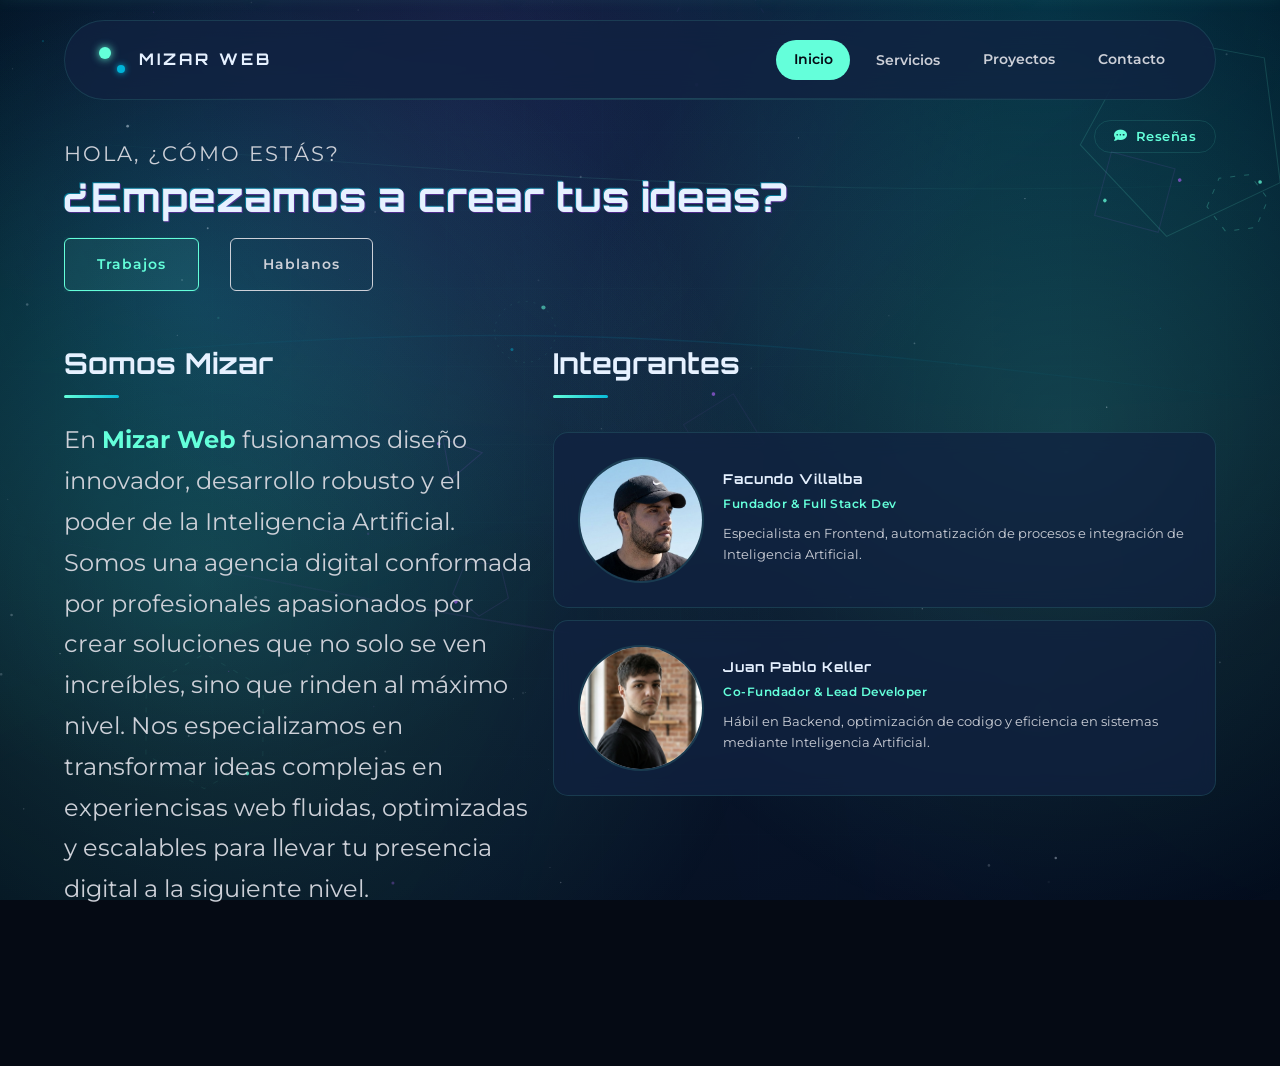
<file: index.html>
<!DOCTYPE html>
<html lang="es">
<head>
    <meta charset="UTF-8">
    <meta name="viewport" content="width=device-width, initial-scale=1.0">
    <title>Inicio | Mizar Web</title>
    <meta name="description" content="Agencia de desarrollo web, IA y automatización fundada por Facundo Villalba y Juan Pablo Keller.">
    <link rel="icon" type="image/svg+xml" href="favicon.svg">
    <link rel="preconnect" href="https://fonts.googleapis.com">
    <link rel="preconnect" href="https://fonts.gstatic.com" crossorigin>
    <link href="https://fonts.googleapis.com/css2?family=Montserrat:wght@300;400;600&family=Orbitron:wght@400;700&display=swap" rel="stylesheet">
    <link rel="stylesheet" href="https://cdnjs.cloudflare.com/ajax/libs/font-awesome/6.4.0/css/all.min.css">
    <link rel="stylesheet" href="style.css">
</head>
<body>
    <div id="preloader"><div class="loader-container"><div class="loader-ring ring-one"></div><div class="loader-ring ring-two"></div><div class="loader-core"></div></div><div class="loader-text-container"><span class="loader-text" data-final="MIZAR WEB">CARGANDO</span><div class="loader-bar"><div class="bar-fill"></div></div></div></div>

    <div id="background-layer" class="bg-gradient-home"></div>
    <canvas id="starfield"></canvas>

    <header class="main-header">
        <a href="index.html" class="logo-container">
            <div class="star-wrapper"><div class="binary-star-icon"><div class="star s1"></div><div class="star s2"></div></div></div>
            <span class="logo-text">MIZAR WEB</span>
        </a>
        <nav class="desktop-nav">
            <a href="index.html" class="nav-btn active">Inicio</a>
            <a href="servicios.html" class="nav-btn">Servicios</a>
            <a href="proyectos.html" class="nav-btn">Proyectos</a>
            <a href="contacto.html" class="nav-btn">Contacto</a>
        </nav>
        <button class="menu-toggle" aria-label="Abrir menú"><span class="bar b1"></span><span class="bar b2"></span><span class="bar b3"></span></button>
    </header>

    <div class="mobile-menu-overlay">
        <nav class="mobile-nav">
            <a href="index.html" class="mob-nav-btn">Inicio</a>
            <a href="servicios.html" class="mob-nav-btn">Servicios</a>
            <a href="proyectos.html" class="mob-nav-btn">Proyectos</a>
            <a href="contacto.html" class="mob-nav-btn">Contacto</a>
        </nav>
        <div class="mobile-social-row">
            <a href="#" aria-label="Instagram"><i class="fab fa-instagram"></i></a>
            <a href="https://wa.me/5493751340173" target="_blank" rel="noopener" aria-label="WhatsApp"><i class="fab fa-whatsapp"></i></a>
            <a href="#" aria-label="LinkedIn"><i class="fab fa-linkedin"></i></a>
            <a href="#" aria-label="Facebook"><i class="fab fa-facebook"></i></a>
        </div>
    </div>

    <main id="main-content">
        <section class="section">
            <div class="content-wrapper">

                <div class="hero-block center-content">
                    <div class="hero-reviews-content">
                        <div class="hero-text-container">
                            <p class="subtitle fade-in">Hola, ¿cómo estás?</p>
                            <h1 class="glitch-title" data-text="¿Empezamos a crear tus ideas?">¿Empezamos a crear tus ideas?</h1>
                            <div class="hero-actions fade-in-delay">
                                <a href="proyectos.html" class="btn-primary glow-effect">Trabajos</a>
                                <a href="contacto.html" class="btn-secondary">Hablanos</a>
                            </div>
                        </div>
                        <div class="content-button">
                            <button class="reviews-trigger-btn" id="reviewsTriggerBtn" type="button"><i class="fas fa-comment-dots"></i> Reseñas</button>
                        </div>
                        
                    </div>
                    
                
            <div class="about-founders-container">
                    <div class="content-about-and-bio">

                
                        <div class="about-header-container">
                            <h2 class="section-title title-about-hero">Somos Mizar</h2>
                        </div>

                        <p class="about-description">
                            En <strong>Mizar Web</strong> fusionamos diseño innovador, desarrollo robusto y el poder de la Inteligencia Artificial. Somos una agencia digital conformada por profesionales apasionados por crear soluciones que no solo se ven increíbles, sino que rinden al máximo nivel. Nos especializamos en transformar ideas complejas en experiencisas web fluidas, optimizadas y escalables para llevar tu presencia digital a la siguiente nivel.
                        </p>
                    </div>
                    <div class="founders-container">
                        <div class="about-header-container">
                            <h2 class="section-title title-about-hero">Integrantes</h2>
                        </div>
                        <div class="founder-card glass-panel">
                            <div class="founder-img"><img src="images/facundo-villalba.jpeg" alt="Facundo Villalba"></div>
                            <div class="founder-info">
                                <h3>Facundo Villalba</h3>
                                <span class="role">Fundador & Full Stack Dev</span>

                                <p>Especialista en Frontend, automatización de procesos e integración de Inteligencia Artificial.</p>

                            </div>
                        </div>
                        <div class="founder-card glass-panel">
                            <div class="founder-img"><img src="images/juanpablo-keller.jpeg" alt="Juan Pablo Keller"></div>
                            <div class="founder-info">
                                <h3>Juan Pablo Keller</h3>
                                <span class="role">Co-Fundador & Lead Developer</span>
                                <p>Hábil en Backend, optimización de codigo y eficiencia en sistemas mediante Inteligencia Artificial.</p>

                            </div>
                        </div>
                    </div>
                </div>
            </div>
        </section>
    </main>

    <div class="reviews-popover-backdrop" id="reviewsBackdrop"></div>
    <div class="reviews-popover glass-panel" id="reviewsPopover">
        <div class="testimonials-wrapper">
            <div class="carousel-container">
                <button class="carousel-btn prev"><i class="fas fa-chevron-left"></i></button>
                <div class="carousel-track-container">
                    <ul class="carousel-track">
                        <li class="carousel-slide current-slide">
                            <div class="review-avatar"><i class="fas fa-user"></i></div>
                            <span class="review-name">María González <small>CEO TechSolutions</small></span>
                            <blockquote>"Mizar Web transformó completamente nuestra presencia digital. La automatización nos ahorró horas de trabajo."</blockquote>
                        </li>
                        <li class="carousel-slide">
                            <div class="review-avatar"><i class="fas fa-user"></i></div>
                            <span class="review-name">Carlos Ruiz <small>Director de Marketing</small></span>
                            <blockquote>"Profesionales, rápidos y con un diseño impecable. Entendieron nuestra visión desde el primer día."</blockquote>
                        </li>
                        <li class="carousel-slide">
                            <div class="review-avatar"><i class="fas fa-user"></i></div>
                            <span class="review-name">Sofía Martínez <small>E-commerce Manager</small></span>
                            <blockquote>"La integración de IA en nuestro sitio web ha mejorado la atención al cliente un 200%."</blockquote>
                        </li>
                    </ul>
                </div>
                <button class="carousel-btn next"><i class="fas fa-chevron-right"></i></button>
            </div>
        </div>
    </div>

    <script src="script.js"></script>
</body>
</html>
</file>
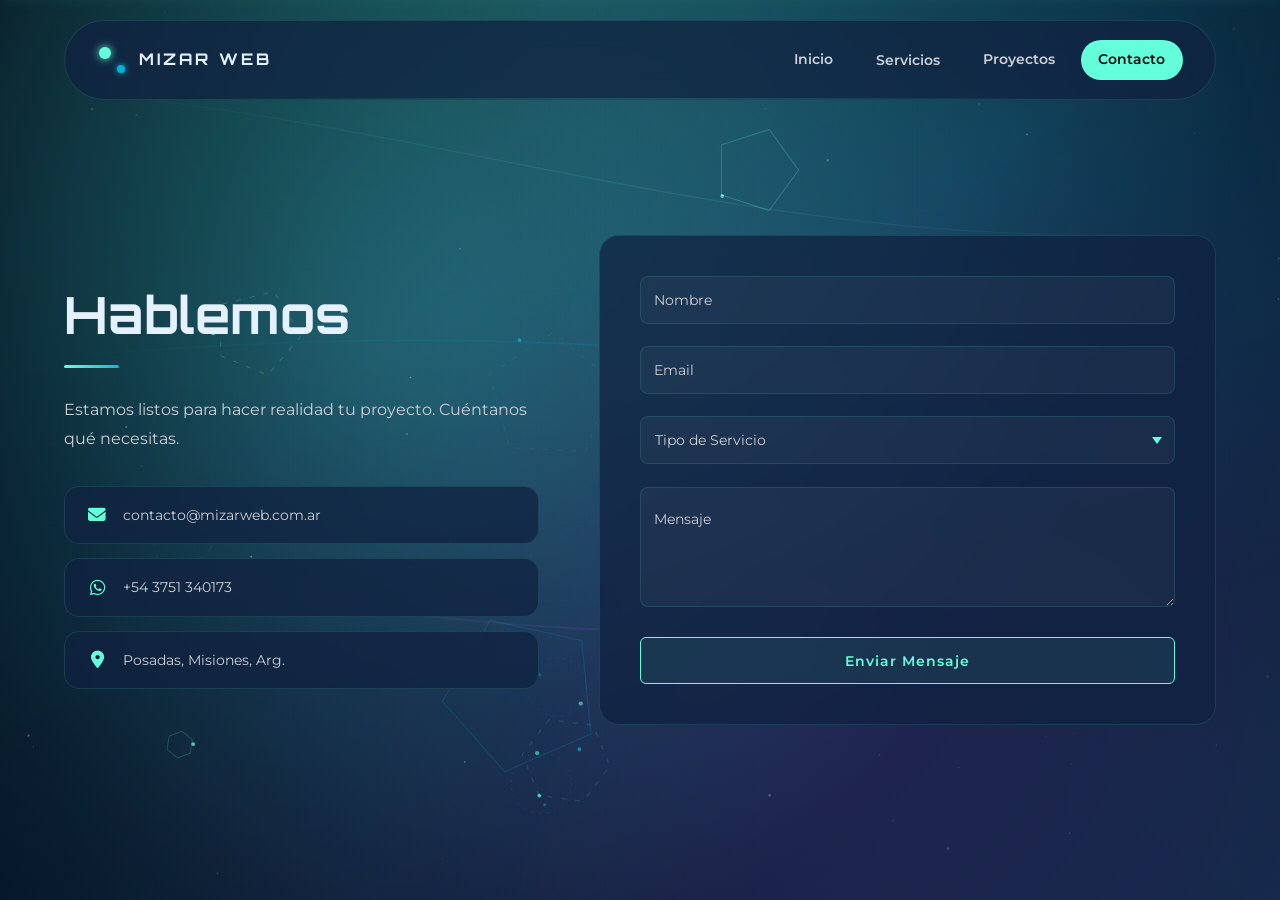
<file: contacto.html>
<!DOCTYPE html>
<html lang="es">
<head>
    <meta charset="UTF-8">
    <meta name="viewport" content="width=device-width, initial-scale=1.0">
    <title>Contacto | Mizar Web</title>
    <meta name="description" content="Contáctanos para tu próximo proyecto digital.">
    <link rel="icon" type="image/svg+xml" href="favicon.svg">
    <link rel="preconnect" href="https://fonts.googleapis.com">
    <link rel="preconnect" href="https://fonts.gstatic.com" crossorigin>
    <link href="https://fonts.googleapis.com/css2?family=Montserrat:wght@300;400;600&family=Orbitron:wght@400;700&display=swap" rel="stylesheet">
    <link rel="stylesheet" href="https://cdnjs.cloudflare.com/ajax/libs/font-awesome/6.4.0/css/all.min.css">
    <link rel="stylesheet" href="style.css">
</head>
<body>
    <div id="preloader"><div class="loader-container"><div class="loader-ring ring-one"></div><div class="loader-ring ring-two"></div><div class="loader-core"></div></div><div class="loader-text-container"><span class="loader-text" data-final="CONTACTO">CARGANDO</span><div class="loader-bar"><div class="bar-fill"></div></div></div></div>

    <div id="background-layer" class="bg-gradient-contact"></div>
    <canvas id="starfield"></canvas>

    <header class="main-header">
        <a href="index.html" class="logo-container">
            <div class="star-wrapper"><div class="binary-star-icon"><div class="star s1"></div><div class="star s2"></div></div></div>
            <span class="logo-text">MIZAR WEB</span>
        </a>
        <nav class="desktop-nav">
            <a href="index.html" class="nav-btn">Inicio</a>
            <a href="servicios.html" class="nav-btn">Servicios</a>
            <a href="proyectos.html" class="nav-btn">Proyectos</a>
            <a href="contacto.html" class="nav-btn active">Contacto</a>
        </nav>
        <button class="menu-toggle" aria-label="Abrir menú"><span class="bar b1"></span><span class="bar b2"></span><span class="bar b3"></span></button>
    </header>

    <div class="mobile-menu-overlay">
        <nav class="mobile-nav">
            <a href="index.html" class="mob-nav-btn">Inicio</a>
            <a href="servicios.html" class="mob-nav-btn">Servicios</a>
            <a href="proyectos.html" class="mob-nav-btn">Proyectos</a>
            <a href="contacto.html" class="mob-nav-btn">Contacto</a>
        </nav>
        <div class="mobile-social-row">
            <a href="#" aria-label="Instagram"><i class="fab fa-instagram"></i></a>
            <a href="https://wa.me/5493751340173" target="_blank" rel="noopener" aria-label="WhatsApp"><i class="fab fa-whatsapp"></i></a>
            <a href="#" aria-label="LinkedIn"><i class="fab fa-linkedin"></i></a>
            <a href="#" aria-label="Facebook"><i class="fab fa-facebook"></i></a>
        </div>
    </div>

    <main id="main-content">
        <section class="section">
            <div class="content-wrapper split-layout">
                <div class="contact-info-col">
                    <h2 class="section-title">Hablemos</h2>
                    <p>Estamos listos para hacer realidad tu proyecto. Cuéntanos qué necesitas.</p>
                    
                    <div class="contact-methods">
                        <div class="method glass-panel">
                            <i class="fas fa-envelope"></i>
                            <span>contacto@mizarweb.com.ar</span>
                        </div>
                        <div class="method glass-panel">
                            <i class="fab fa-whatsapp"></i>
                            <span>+54 3751 340173</span>
                        </div>
                        <div class="method glass-panel">
                            <i class="fas fa-map-marker-alt"></i>
                            <span>Posadas, Misiones, Arg.</span>
                        </div>
                    </div>
                </div>

                <div class="contact-form-col">
                    <form class="glass-form">
                        <div class="form-group">
                            <input type="text" required placeholder=" ">
                            <label>Nombre</label>
                        </div>
                        <div class="form-group">
                            <input type="email" required placeholder=" ">
                            <label>Email</label>
                        </div>
                        <div class="form-group">
                            <select>
                                <option value="" disabled selected>Tipo de Servicio</option>
                                <option value="web">Desarrollo Web</option>
                                <option value="ia">Inteligencia Artificial</option>
                                <option value="design">Diseño Gráfico</option>
                                <option value="other">Otro</option>
                            </select>
                        </div>
                        <div class="form-group">
                            <textarea required placeholder=" "></textarea>
                            <label>Mensaje</label>
                        </div>
                        <button type="submit" class="btn-primary full-width">Enviar Mensaje</button>
                    </form>
                </div>
            </div>
        </section>
    </main>

    <script src="script.js"></script>
</body>
</html>
</file>
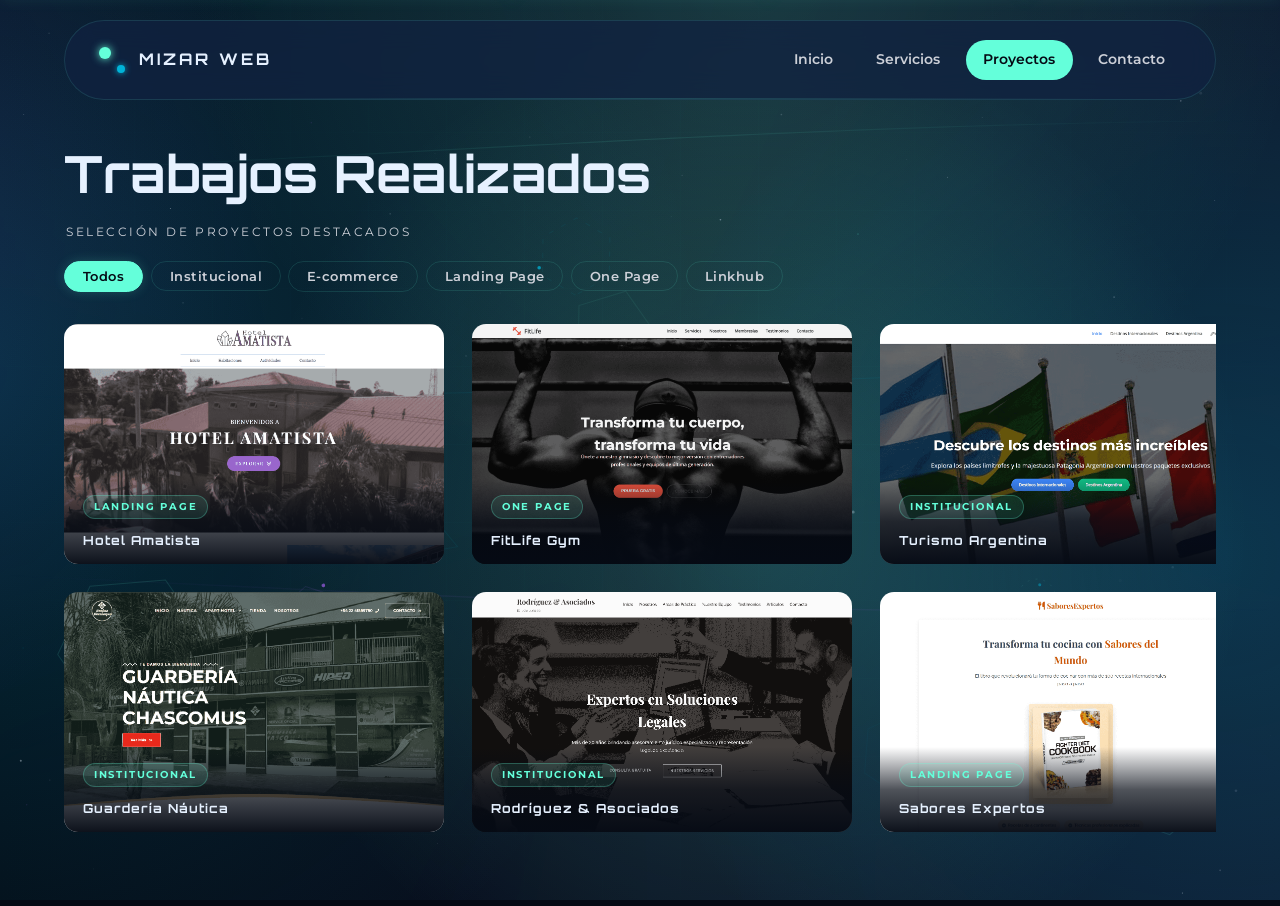
<file: proyectos.html>
<!DOCTYPE html>
<html lang="es">
<head>
    <meta charset="UTF-8">
    <meta name="viewport" content="width=device-width, initial-scale=1.0">
    <title>Proyectos | Mizar Web</title>
    <meta name="description" content="Nuestros trabajos recientes y casos de éxito.">
    <link rel="icon" type="image/svg+xml" href="favicon.svg">
    <link rel="preconnect" href="https://fonts.googleapis.com">
    <link rel="preconnect" href="https://fonts.gstatic.com" crossorigin>
    <link href="https://fonts.googleapis.com/css2?family=Montserrat:wght@300;400;600&family=Orbitron:wght@400;700&display=swap" rel="stylesheet">
    <link rel="stylesheet" href="https://cdnjs.cloudflare.com/ajax/libs/font-awesome/6.4.0/css/all.min.css">
    <link rel="stylesheet" href="style.css">
</head>
<body>
    <div id="preloader"><div class="loader-container"><div class="loader-ring ring-one"></div><div class="loader-ring ring-two"></div><div class="loader-core"></div></div><div class="loader-text-container"><span class="loader-text" data-final="PORTAFOLIO">CARGANDO</span><div class="loader-bar"><div class="bar-fill"></div></div></div></div>

    <div id="background-layer" class="bg-gradient-portfolio"></div>
    <canvas id="starfield"></canvas>

    <header class="main-header">
        <a href="index.html" class="logo-container">
            <div class="star-wrapper"><div class="binary-star-icon"><div class="star s1"></div><div class="star s2"></div></div></div>
            <span class="logo-text">MIZAR WEB</span>
        </a>
        <nav class="desktop-nav">
            <a href="index.html" class="nav-btn">Inicio</a>
            <a href="servicios.html" class="nav-btn">Servicios</a>
            <a href="proyectos.html" class="nav-btn active">Proyectos</a>
            <a href="contacto.html" class="nav-btn">Contacto</a>
        </nav>
        <button class="menu-toggle" aria-label="Abrir menú"><span class="bar b1"></span><span class="bar b2"></span><span class="bar b3"></span></button>
    </header>

    <div class="mobile-menu-overlay">
        <nav class="mobile-nav">
            <a href="index.html" class="mob-nav-btn">Inicio</a>
            <a href="servicios.html" class="mob-nav-btn">Servicios</a>
            <a href="proyectos.html" class="mob-nav-btn">Proyectos</a>
            <a href="contacto.html" class="mob-nav-btn">Contacto</a>
        </nav>
        <div class="mobile-social-row">
            <a href="#" aria-label="Instagram"><i class="fab fa-instagram"></i></a>
            <a href="https://wa.me/5493751340173" target="_blank" rel="noopener" aria-label="WhatsApp"><i class="fab fa-whatsapp"></i></a>
            <a href="#" aria-label="LinkedIn"><i class="fab fa-linkedin"></i></a>
            <a href="#" aria-label="Facebook"><i class="fab fa-facebook"></i></a>
        </div>
    </div>

    <main id="main-content">
        <section class="section section-portfolio">
            <div class="content-wrapper">

                <!-- HEADER -->
                <div class="portfolio-header">
                    <div class="portfolio-title-group">
                        <h2 class="section-title">Trabajos Realizados</h2>
                        <p class="portfolio-subtitle">Selección de proyectos destacados</p>
                    </div>
                    <div class="portfolio-filters">
                        <button class="filter-btn active" data-filter="all">Todos</button>
                        <button class="filter-btn" data-filter="institucional">Institucional</button>
                        <button class="filter-btn" data-filter="ecommerce">E-commerce</button>
                        <button class="filter-btn" data-filter="landingpage">Landing Page</button>
                        <button class="filter-btn" data-filter="onepage">One Page</button>
                        <button class="filter-btn" data-filter="linkhub">Linkhub</button>
                    </div>
                </div>

                <!-- GRILLA SCROLL HORIZONTAL, 2 FILAS -->
                <div class="portfolio-scroll-container" data-no-swipe>
                    <div class="portfolio-grid">

                    <div class="project-card" data-category="landingpage">
                        <div class="project-img-container" style="--card-fallback: linear-gradient(135deg, #0a2540 0%, #1a4a7a 100%);">
                            <img src="images/images-proyects/item.amatista.png" alt="Hotel Amatista" loading="lazy">
                            <div class="card-base-info">
                                <span class="overlay-tag">Landing Page</span>
                                <h4>Hotel Amatista</h4>
                            </div>
                            <div class="project-overlay">
                                <p>Plataforma de reservas con disponibilidad en tiempo real e integración de pagos.</p>
                                <span class="card-cta">Ver proyecto <i class="fas fa-arrow-right"></i></span>
                            </div>
                        </div>
                    </div>

                    <div class="project-card" data-category="institucional">
                        <div class="project-img-container" style="--card-fallback: linear-gradient(135deg, #0d3349 0%, #0a4a6e 100%);">
                            <img src="images/images-proyects/item.chascomus.png" alt="Guardería Náutica" loading="lazy">
                            <div class="card-base-info">
                                <span class="overlay-tag">Institucional</span>
                                <h4>Guardería Náutica</h4>
                            </div>
                            <div class="project-overlay">
                                <p>Sitio con galería, agenda de eventos y formulario de inscripciones online.</p>
                                <span class="card-cta">Ver proyecto <i class="fas fa-arrow-right"></i></span>
                            </div>
                        </div>
                    </div>

                    <div class="project-card" data-category="onepage">
                        <div class="project-img-container" style="--card-fallback: linear-gradient(135deg, #0d1f0d 0%, #1a3d1a 100%);">
                            <img src="images/images-proyects/item-fitlife.png" alt="FitLife Gym" loading="lazy">
                            <div class="card-base-info">
                                <span class="overlay-tag">One Page</span>
                                <h4>FitLife Gym</h4>
                            </div>
                            <div class="project-overlay">
                                <p>One page dark mode para gimnasio con animaciones de alto impacto.</p>
                                <span class="card-cta">Ver proyecto <i class="fas fa-arrow-right"></i></span>
                            </div>
                        </div>
                    </div>

                    <div class="project-card" data-category="institucional">
                        <div class="project-img-container" style="--card-fallback: linear-gradient(135deg, #1a1a0d 0%, #2e2e10 100%);">
                            <img src="images/images-proyects/item-abogados.png" alt="Estudio Jurídico" loading="lazy">
                            <div class="card-base-info">
                                <span class="overlay-tag">Institucional</span>
                                <h4>Rodríguez & Asociados</h4>
                            </div>
                            <div class="project-overlay">
                                <p>Sitio institucional para estudio jurídico con formulario de consultas integrado.</p>
                                <span class="card-cta">Ver proyecto <i class="fas fa-arrow-right"></i></span>
                            </div>
                        </div>
                    </div>

                    <div class="project-card" data-category="institucional">
                        <div class="project-img-container" style="--card-fallback: linear-gradient(135deg, #0a2a40 0%, #0f4060 100%);">
                            <img src="images/images-proyects/item-turismoarg.png" alt="Turismo Arg" loading="lazy">
                            <div class="card-base-info">
                                <span class="overlay-tag">Institucional</span>
                                <h4>Turismo Argentina</h4>
                            </div>
                            <div class="project-overlay">
                                <p>Portal de destinos con filtros avanzados y sistema de favoritos.</p>
                                <span class="card-cta">Ver proyecto <i class="fas fa-arrow-right"></i></span>
                            </div>
                        </div>
                    </div>

                    <div class="project-card" data-category="landingpage">
                        <div class="project-img-container" style="--card-fallback: linear-gradient(135deg, #2a1a00 0%, #4a3000 100%);">
                            <img src="images/images-proyects/item-cocina.png" alt="Ebook Cocina" loading="lazy">
                            <div class="card-base-info">
                                <span class="overlay-tag">Landing Page</span>
                                <h4>Sabores Expertos</h4>
                            </div>
                            <div class="project-overlay">
                                <p>Diseño de ebook y landing page para marca gastronómica premium.</p>
                                <span class="card-cta">Ver proyecto <i class="fas fa-arrow-right"></i></span>
                            </div>
                        </div>
                    </div>

                    <div class="project-card" data-category="linkhub">
                        <div class="project-img-container" style="--card-fallback: linear-gradient(135deg, #050a14 0%, #0a1428 100%);">
                            <img src="images/images-proyects/item-companiausa.png" alt="Tu Compañía en USA" loading="lazy">
                            <div class="card-base-info">
                                <span class="overlay-tag">Linkhub</span>
                                <h4>Tu Compañía en USA</h4>
                            </div>
                            <div class="project-overlay">
                                <p>Plataforma de gestión para emprendedores argentinos con operaciones en EE.UU.</p>
                                <span class="card-cta">Ver proyecto <i class="fas fa-arrow-right"></i></span>
                            </div>
                        </div>
                    </div>

                    <div class="project-card" data-category="ecommerce">
                        <div class="project-img-container" style="--card-fallback: linear-gradient(135deg, #001a2e 0%, #00304d 100%);">
                            <img src="images/images-proyects/item.chascomus.png" alt="Náutica Chascomús" loading="lazy">
                            <div class="card-base-info">
                                <span class="overlay-tag">E-commerce</span>
                                <h4>Náutica Chascomús</h4>
                            </div>
                            <div class="project-overlay">
                                <p>Tienda online especializada en equipamiento náutico con catálogo dinámico.</p>
                                <span class="card-cta">Ver proyecto <i class="fas fa-arrow-right"></i></span>
                            </div>
                        </div>
                    </div>

                    <div class="project-card" data-category="onepage">
                        <div class="project-img-container" style="--card-fallback: linear-gradient(135deg, #14050a 0%, #2e0a1a 100%);">
                            <img src="images/images-proyects/item-blackforce.png" alt="Blackforce Training" loading="lazy">
                            <div class="card-base-info">
                                <span class="overlay-tag">One Page</span>
                                <h4>Blackforce Training</h4>
                            </div>
                            <div class="project-overlay">
                                <p>One page de alto contraste para box y entrenamiento funcional de combate.</p>
                                <span class="card-cta">Ver proyecto <i class="fas fa-arrow-right"></i></span>
                            </div>
                        </div>
                    </div>

                    <div class="project-card" data-category="institucional">
                        <div class="project-img-container" style="--card-fallback: linear-gradient(135deg, #0a3020 0%, #0f5a38 100%);">
                            <img src="images/images-proyects/item-calamuchita.png" alt="Turismo Calamuchita" loading="lazy">
                            <div class="card-base-info">
                                <span class="overlay-tag">Institucional</span>
                                <h4>Valle de Calamuchita</h4>
                            </div>
                            <div class="project-overlay">
                                <p>Portal turístico regional con mapa interactivo y guía de alojamientos.</p>
                                <span class="card-cta">Ver proyecto <i class="fas fa-arrow-right"></i></span>
                            </div>
                        </div>
                    </div>

                    <div class="project-card" data-category="onepage">
                        <div class="project-img-container" style="--card-fallback: linear-gradient(135deg, #1a0a2e 0%, #33104a 100%);">
                            <img src="images/images-proyects/item-misticagym.png" alt="Mística Gym" loading="lazy">
                            <div class="card-base-info">
                                <span class="overlay-tag">One Page</span>
                                <h4>Mística Gym</h4>
                            </div>
                            <div class="project-overlay">
                                <p>One page con planes de entrenamiento, horarios y turnos online.</p>
                                <span class="card-cta">Ver proyecto <i class="fas fa-arrow-right"></i></span>
                            </div>
                        </div>
                    </div>

                    <div class="project-card" data-category="institucional">
                        <div class="project-img-container" style="--card-fallback: linear-gradient(135deg, #0a1a30 0%, #16305a 100%);">
                            <img src="images/images-proyects/item-psicologa.jpg" alt="Consultorio de Psicología" loading="lazy">
                            <div class="card-base-info">
                                <span class="overlay-tag">Institucional</span>
                                <h4>Consultorio Psicológico</h4>
                            </div>
                            <div class="project-overlay">
                                <p>Sitio profesional con reserva de turnos online y sección de recursos.</p>
                                <span class="card-cta">Ver proyecto <i class="fas fa-arrow-right"></i></span>
                            </div>
                        </div>
                    </div>

                    <div class="project-card" data-category="institucional">
                        <div class="project-img-container" style="--card-fallback: linear-gradient(135deg, #201030 0%, #3a1a52 100%);">
                            <img src="images/images-proyects/item-psicopedagoga.png" alt="Gabinete Psicopedagógico" loading="lazy">
                            <div class="card-base-info">
                                <span class="overlay-tag">Institucional</span>
                                <h4>Gabinete Psicopedagógico</h4>
                            </div>
                            <div class="project-overlay">
                                <p>Web institucional con presentación de servicios y formulario de contacto.</p>
                                <span class="card-cta">Ver proyecto <i class="fas fa-arrow-right"></i></span>
                            </div>
                        </div>
                    </div>

                    </div>
                </div>

            </div>
        </section>
    </main>

    <script src="script.js"></script>
</body>
</html>
</file>
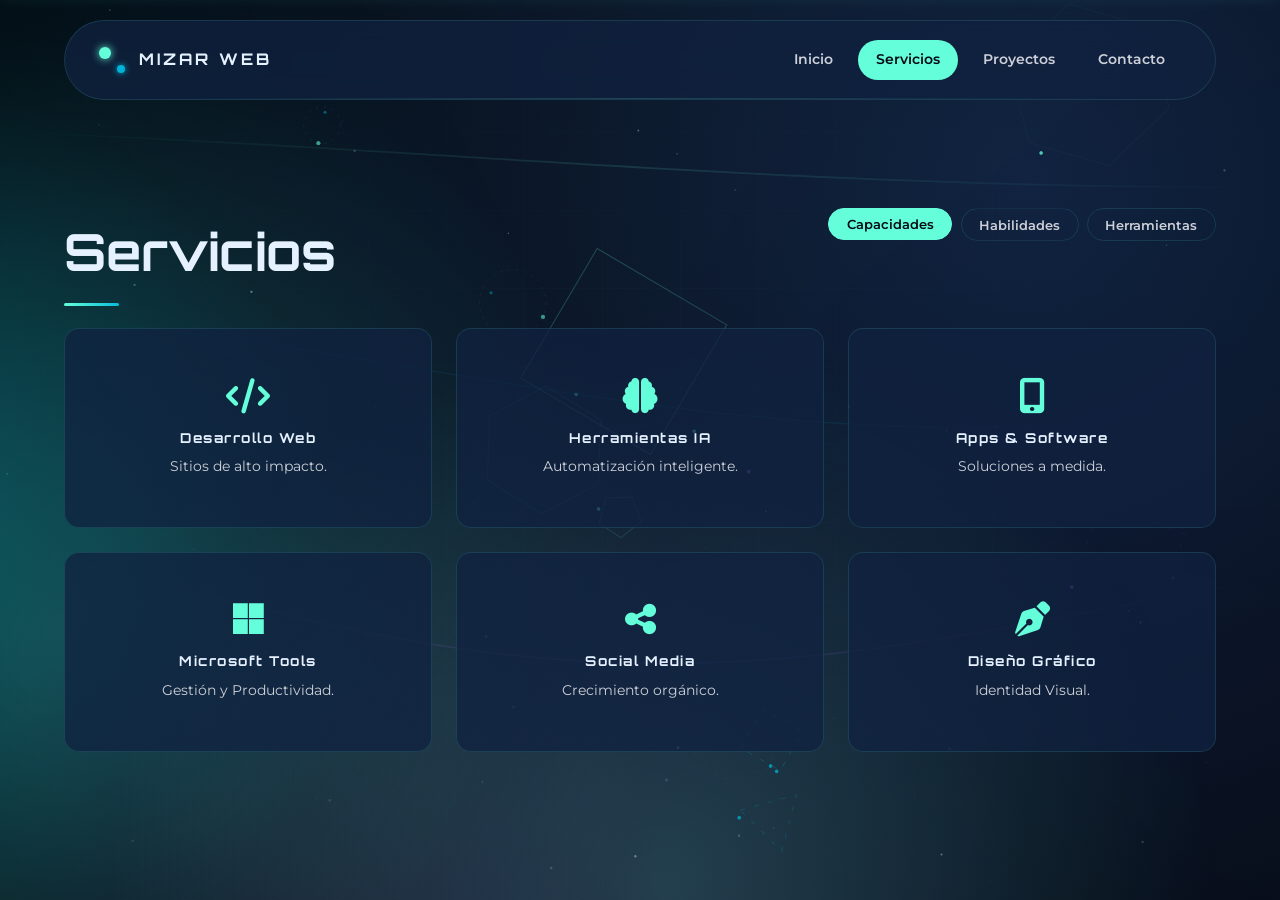
<file: servicios.html>
<!DOCTYPE html>
<html lang="es">
<head>
    <meta charset="UTF-8">
    <meta name="viewport" content="width=device-width, initial-scale=1.0">
    <title>Servicios | Mizar Web</title>
    <meta name="description" content="Nuestros servicios de desarrollo, IA y diseño, además de las habilidades y herramientas con las que trabajamos.">
    <link rel="icon" type="image/svg+xml" href="favicon.svg">
    <link rel="preconnect" href="https://fonts.googleapis.com">
    <link rel="preconnect" href="https://fonts.gstatic.com" crossorigin>
    <link href="https://fonts.googleapis.com/css2?family=Montserrat:wght@300;400;600&family=Orbitron:wght@400;700&display=swap" rel="stylesheet">
    <link rel="stylesheet" href="https://cdnjs.cloudflare.com/ajax/libs/font-awesome/6.4.0/css/all.min.css">
    <link rel="stylesheet" href="style.css">
    <style>
        .about-content-area {
            min-height: 420px;
        }
    </style>
</head>
<body>
    <div id="preloader"><div class="loader-container"><div class="loader-ring ring-one"></div><div class="loader-ring ring-two"></div><div class="loader-core"></div></div><div class="loader-text-container"><span class="loader-text" data-final="SERVICIOS">CARGANDO</span><div class="loader-bar"><div class="bar-fill"></div></div></div></div>

    <div id="background-layer" class="bg-gradient-services"></div>
    <canvas id="starfield"></canvas>

    <header class="main-header">
        <a href="index.html" class="logo-container">
            <div class="star-wrapper"><div class="binary-star-icon"><div class="star s1"></div><div class="star s2"></div></div></div>
            <span class="logo-text">MIZAR WEB</span>
        </a>
        <nav class="desktop-nav">
            <a href="index.html" class="nav-btn">Inicio</a>
            <a href="servicios.html" class="nav-btn active">Servicios</a>
            <a href="proyectos.html" class="nav-btn">Proyectos</a>
            <a href="contacto.html" class="nav-btn">Contacto</a>
        </nav>
        <button class="menu-toggle" aria-label="Abrir menú"><span class="bar b1"></span><span class="bar b2"></span><span class="bar b3"></span></button>
    </header>

    <div class="mobile-menu-overlay">
        <nav class="mobile-nav">
            <a href="index.html" class="mob-nav-btn">Inicio</a>
            <a href="servicios.html" class="mob-nav-btn">Servicios</a>
            <a href="proyectos.html" class="mob-nav-btn">Proyectos</a>
            <a href="contacto.html" class="mob-nav-btn">Contacto</a>
        </nav>
        <div class="mobile-social-row">
            <a href="#" aria-label="Instagram"><i class="fab fa-instagram"></i></a>
            <a href="https://wa.me/5493751340173" target="_blank" rel="noopener" aria-label="WhatsApp"><i class="fab fa-whatsapp"></i></a>
            <a href="#" aria-label="LinkedIn"><i class="fab fa-linkedin"></i></a>
            <a href="#" aria-label="Facebook"><i class="fab fa-facebook"></i></a>
        </div>
    </div>

    <main id="main-content">
        <section class="section">
            <div class="content-wrapper">
                <div class="about-header-container">
                    <h2 class="section-title">Servicios</h2>
                    <nav class="about-sub-nav">
                        <button class="sub-nav-btn active" data-sub="capacidades">Capacidades</button>
                        <button class="sub-nav-btn" data-sub="skills">Habilidades</button>
                        <button class="sub-nav-btn" data-sub="tools">Herramientas</button>
                    </nav>
                </div>

                <div class="about-content-area">
                    <div class="about-tab-content active" id="tab-capacidades">
                        <div class="services-grid">
                            <div class="service-card"><div class="card-initial"><i class="fas fa-code service-icon"></i><h3>Desarrollo Web</h3><p class="card-desc">Sitios de alto impacto.</p></div><div class="card-hover-content"><h3>Web Full Stack</h3><ul><li>Landing Pages React/Angular</li><li>E-commerce Avanzado</li><li>Optimización SEO</li><li>Webs Corporativas</li></ul></div></div>
                            <div class="service-card"><div class="card-initial"><i class="fas fa-brain service-icon"></i><h3>Herramientas IA</h3><p class="card-desc">Automatización inteligente.</p></div><div class="card-hover-content"><h3>Inteligencia Artificial</h3><ul><li>Integración API OpenAI/Gemini</li><li>Chatbots Personalizados</li><li>Automatización de Procesos</li><li>Análisis de Datos</li></ul></div></div>
                            <div class="service-card"><div class="card-initial"><i class="fas fa-mobile-alt service-icon"></i><h3>Apps & Software</h3><p class="card-desc">Soluciones a medida.</p></div><div class="card-hover-content"><h3>Software Custom</h3><ul><li>Aplicaciones Web Progresivas (PWA)</li><li>Software de Gestión (CRM/ERP)</li><li>Desarrollo de Scripts Python</li></ul></div></div>
                            <div class="service-card"><div class="card-initial"><i class="fab fa-microsoft service-icon"></i><h3>Microsoft Tools</h3><p class="card-desc">Gestión y Productividad.</p></div><div class="card-hover-content"><h3>Suite Microsoft</h3><ul><li>Automatización Excel (VBA)</li><li>Dashboards Power BI</li><li>Integraciones Office 365</li></ul></div></div>
                            <div class="service-card"><div class="card-initial"><i class="fas fa-share-alt service-icon"></i><h3>Social Media</h3><p class="card-desc">Crecimiento orgánico.</p></div><div class="card-hover-content"><h3>Redes Sociales</h3><ul><li>Estrategia de Contenidos</li><li>Automatización de Posts</li><li>Gestión de Comunidad</li><li>Meta Ads</li></ul></div></div>
                            <div class="service-card"><div class="card-initial"><i class="fas fa-pen-nib service-icon"></i><h3>Diseño Gráfico</h3><p class="card-desc">Identidad Visual.</p></div><div class="card-hover-content"><h3>Diseño & UI/UX</h3><ul><li>Branding e Identidad</li><li>Prototipado Figma</li><li>Diseño para Redes</li><li>Edición Multimedia</li></ul></div></div>
                        </div>
                    </div>

                    <div class="about-tab-content" id="tab-skills">
                        <div class="skills-grid">
                            <div class="skill-item"><i class="fas fa-laptop-code"></i><h4>Frontend Avanzado</h4><p>Desarrollo de interfaces inmersivas, fluidas y con animaciones complejas.</p></div>
                            <div class="skill-item"><i class="fas fa-server"></i><h4>Backend & APIs</h4><p>Arquitecturas seguras, eficientes y gestión de bases de datos relacionales y NoSQL.</p></div>
                            <div class="skill-item"><i class="fas fa-brain"></i><h4>Integración IA</h4><p>Automatización de tareas y modelos generativos aplicados a negocios reales.</p></div>
                            <div class="skill-item"><i class="fas fa-paint-brush"></i><h4>UI/UX Design</h4><p>Diseño centrado en la experiencia del usuario, accesibilidad y alta conversión.</p></div>
                        </div>
                    </div>

                    <div class="about-tab-content" id="tab-tools">
                        <div class="tools-grid">
                            <div class="tool-item"><i class="fab fa-react"></i><span>React & Next.js</span></div>
                            <div class="tool-item"><i class="fab fa-node-js"></i><span>Node.js</span></div>
                            <div class="tool-item"><i class="fab fa-python"></i><span>Python</span></div>
                            <div class="tool-item"><i class="fab fa-figma"></i><span>Figma</span></div>
                            <div class="tool-item"><i class="fab fa-aws"></i><span>Cloud Solutions</span></div>
                            <div class="tool-item"><i class="fab fa-git-alt"></i><span>Git & Control de Versiones</span></div>
                        </div>
                    </div>
                </div>
            </div>
        </section>
    </main>

    <script src="script.js"></script>
</body>
</html>
</file>
<file: style.css>
/* ============================================================
   MIZAR WEB — style.css (versión corregida y completa)
   ============================================================ */

/* --- 1. VARIABLES Y RESET BASE --- */
:root {
    --bg-dark:        #050a14;
    --bg-blue-deep:   #0a192f;
    --accent-cyan:    #64ffda;
    --accent-blue:    #00b4d8;
    --accent-purple:  #7b2cbf;
    --text-main:      #e6f1ff;
    --text-muted:     #cdd0d8;
    --glass-bg:       rgba(17, 34, 64, 0.75);
    --glass-border:   rgba(100, 255, 218, 0.12);
    --font-title:     'Orbitron', sans-serif;
    --font-body:      'Montserrat', sans-serif;
    --header-height:  80px;
    --radius-card:    15px;
    --transition:     0.4s cubic-bezier(0.16, 1, 0.3, 1);
}

*, *::before, *::after {
    margin: 0;
    padding: 0;
    box-sizing: border-box;
}

::-webkit-scrollbar            { width: 6px; height: 6px; }
::-webkit-scrollbar-track      { background: var(--bg-dark); }
::-webkit-scrollbar-thumb      { background: var(--accent-cyan); border-radius: 10px; }

html {
    scroll-behavior: smooth;
    overflow-x: hidden;
}

body {
    font-family: var(--font-body);
    background-color: var(--bg-dark);
    color: var(--text-main);
    line-height: 1.7;
    min-height: 100vh;
    overflow-x: hidden;
}

img { max-width: 100%; display: block; }
a   { text-decoration: none; }
ul  { list-style: none; }

/* ============================================================
   2. PRELOADER
   ============================================================ */
#preloader {
    position: fixed;
    inset: 0;
    background: var(--bg-dark);
    z-index: 9999;
    display: flex;
    flex-direction: column;
    justify-content: center;
    align-items: center;
    gap: 40px;
    transition: opacity 0.6s ease, visibility 0.6s ease;
}

#preloader.loaded {
    opacity: 0;
    visibility: hidden;
    pointer-events: none;
}

/* Anillos orbitales */
.loader-container {
    position: relative;
    width: 120px;
    height: 120px;
    display: flex;
    align-items: center;
    justify-content: center;
}

.loader-ring {
    position: absolute;
    border-radius: 50%;
    border: 2px solid transparent;
}

.ring-one {
    width: 100%;
    height: 100%;
    border-top-color: var(--accent-cyan);
    border-right-color: rgba(100, 255, 218, 0.2);
    animation: spin 1.2s linear infinite;
}

.ring-two {
    width: 70%;
    height: 70%;
    border-bottom-color: var(--accent-blue);
    border-left-color: rgba(0, 180, 216, 0.2);
    animation: spin 0.8s linear infinite reverse;
}

.loader-core {
    width: 20px;
    height: 20px;
    background: var(--accent-cyan);
    border-radius: 50%;
    box-shadow: 0 0 12px rgba(100, 255, 218, 0.7), 0 0 32px rgba(100, 255, 218, 0.28);
    animation: pulse-core 1.4s cubic-bezier(0.45, 0, 0.55, 1) infinite;
}

@keyframes spin {
    to { transform: rotate(360deg); }
}

@keyframes pulse-core {
    0%, 100% { transform: scale(1);    opacity: 1; }
    50%       { transform: scale(1.4); opacity: 0.6; }
}

/* Texto y barra de carga */
.loader-text-container {
    text-align: center;
    display: flex;
    flex-direction: column;
    align-items: center;
    gap: 12px;
}

.loader-text {
    font-family: var(--font-title);
    font-size: 1.2rem;
    letter-spacing: 4px;
    color: var(--accent-cyan);
}

.loader-bar {
    width: 200px;
    height: 3px;
    background: rgba(100, 255, 218, 0.15);
    border-radius: 10px;
    overflow: hidden;
}

.bar-fill {
    height: 100%;
    width: 0%;
    background: linear-gradient(90deg, var(--accent-cyan), var(--accent-blue));
    border-radius: 10px;
    animation: bar-load 1.4s ease forwards;
}

@keyframes bar-load {
    0%   { width: 0%; }
    60%  { width: 80%; }
    100% { width: 100%; }
}

/* ============================================================
   3. FONDO Y CANVAS
   ============================================================ */
#background-layer {
    position: fixed;
    inset: 0;
    z-index: -2;
}

.bg-gradient-home      { background: radial-gradient(circle at 50% 50%, #0a192f 0%, #020c1b 100%); }
.bg-gradient-services  { background: radial-gradient(circle at 80% 20%, #112240 0%, #000000 100%); }
.bg-gradient-portfolio { background: linear-gradient(to right, #050a14, #0f1c30); }
.bg-gradient-about     { background: radial-gradient(circle at 20% 80%, #0f1c30 0%, #000000 100%); }
.bg-gradient-contact   { background: linear-gradient(135deg, #020c1b 0%, #102a43 100%); }

#starfield {
    position: fixed;
    inset: 0;
    z-index: -1;
    pointer-events: none;
}

/* ============================================================
   4. HEADER
   ============================================================ */
.main-header {
    position: fixed;
    top: 20px;
    left: 50%;
    transform: translate(-50%, 0);
    width: 90%;
    max-width: 1440px;
    height: var(--header-height);
    background: var(--glass-bg);
    backdrop-filter: blur(14px);
    -webkit-backdrop-filter: blur(14px);
    border: 1px solid var(--glass-border);
    border-radius: 50px;
    padding: 0 2rem;
    display: flex;
    justify-content: space-between;
    align-items: center;
    z-index: 1000;
    transition: transform 0.4s ease;
}

/* Logo */
.logo-container {
    display: flex;
    align-items: center;
    gap: 12px;
    cursor: pointer;
    text-decoration: none; /* Previene el subrayado del tag <a> */
    position: relative;
}
.logo-text {
    font-family: var(--font-title);
    font-weight: 700;
    font-size: 1rem;
    color: var(--text-main);
    letter-spacing: 3px;
    position: relative;
    z-index: 2; /* Mantiene el texto por encima para tapar las esferas */
    transition: color 0.3s ease;
    background-clip: text;
    -webkit-background-clip: text;
}
/* Icono binario */
.star-wrapper { 
    display: flex; 
    align-items: center; 
    position: relative;
    z-index: 1; /* Permite que las esferas pasen por debajo del texto */
}
.binary-star-icon {
    position: relative;
    width: 30px;
    height: 30px;
    display: flex;
    align-items: center;
    justify-content: center;
    /* Transición suave para el movimiento y la opacidad */
    transition: transform 0.4s cubic-bezier(0.4, 0, 0.2, 1), opacity 0.3s ease;
}

/* --- NUEVOS EFECTOS HOVER DEL LOGO --- */
.logo-container:hover .binary-star-icon {
    transform: translateX(35px) scale(0.6); /* Desliza hacia la derecha (atrás del texto) y se achica */
    opacity: 0; /* Se desvanece suavemente */
}

.logo-container:hover .logo-text {
    color: transparent;
    -webkit-text-fill-color: transparent; /* Soporte cross-browser */
    background-image: linear-gradient(90deg, var(--accent-cyan) 0%, var(--accent-blue) 50%, var(--accent-cyan) 100%);
    background-size: 200% auto;
    animation: gradientTextFlow 1.5s linear infinite;
}

@keyframes gradientTextFlow {
    0% { background-position: 0% center; }
    100% { background-position: 200% center; }
}
/* ------------------------------------- */

.binary-star-icon .star {
    position: absolute;
    border-radius: 50%;
}

.binary-star-icon .s1 {
    width: 12px;
    height: 12px;
    background: var(--accent-cyan);
    box-shadow: 0 0 8px var(--accent-cyan);
    top: 2px;
    left: 2px;
    animation: orbit-s1 3s linear infinite;
}

.binary-star-icon .s2 {
    width: 8px;
    height: 8px;
    background: var(--accent-blue);
    box-shadow: 0 0 6px var(--accent-blue);
    bottom: 2px;
    right: 2px;
    animation: orbit-s2 3s linear infinite;
}

@keyframes orbit-s1 {
    0%   { transform: rotate(0deg)   translateX(5px) rotate(0deg); }
    100% { transform: rotate(360deg) translateX(5px) rotate(-360deg); }
}

@keyframes orbit-s2 {
    0%   { transform: rotate(180deg) translateX(5px) rotate(-180deg); }
    100% { transform: rotate(540deg) translateX(5px) rotate(-540deg); }
}

/* Nav desktop */
.desktop-nav { display: flex; gap: 8px; }

.nav-btn {
    color: var(--text-muted);
    font-weight: 600;
    font-size: 0.85rem;
    padding: 0.55rem 1.1rem;
    border-radius: 20px;
    transition: var(--transition);
}

.nav-btn:hover  { color: var(--accent-cyan); }

.nav-btn.active {
    background: var(--accent-cyan);
    color: var(--bg-dark);
}

/* Botón hamburguesa */
.menu-toggle {
    display: none;
    background: none;
    border: none;
    cursor: pointer;
    padding: 4px;
    z-index: 1100;
}

.bar {
    display: block;
    width: 25px;
    height: 2px;
    margin: 5px 0;
    background: var(--accent-cyan);
    border-radius: 2px;
    transition: var(--transition);
}

.menu-toggle.open .b1 { transform: translateY(7px) rotate(45deg); }
.menu-toggle.open .b2 { opacity: 0; transform: scaleX(0); }
.menu-toggle.open .b3 { transform: translateY(-7px) rotate(-45deg); }

/* ============================================================
   5. MENÚ MÓVIL OVERLAY
   ============================================================ */
.mobile-menu-overlay {
    position: fixed;
    inset: 0;
    background: rgba(5, 10, 20, 0.97);
    backdrop-filter: blur(20px);
    z-index: 999;
    display: flex;
    flex-direction: column;
    align-items: center;
    justify-content: center;
    opacity: 0;
    visibility: hidden;
    transition: opacity 0.35s ease, visibility 0.35s ease, transform 0.35s ease;
}

.mobile-menu-overlay.active {
    opacity: 1;
    visibility: visible;
}

.mobile-nav {
    display: flex;
    flex-direction: column;
    align-items: center;
    gap: 1.5rem;
}

.mob-nav-btn {
    font-family: var(--font-title);
    font-size: 1.4rem;
    letter-spacing: 3px;
    color: var(--text-muted);
    transition: var(--transition);
    position: relative;
    padding: 0.5rem 0;
}

.mob-nav-btn::after {
    content: '';
    position: absolute;
    bottom: 0;
    left: 50%;
    transform: translateX(-50%);
    width: 0;
    height: 2px;
    background: var(--accent-cyan);
    transition: var(--transition);
}

.mob-nav-btn:hover             { color: var(--accent-cyan); }
.mob-nav-btn:hover::after      { width: 100%; }

/* ============================================================
   6. LAYOUT PRINCIPAL
   ============================================================ */
.section {
    min-height: 100vh;
    width: 100%;
    display: flex;
    align-items: center;
    justify-content: center;
    padding: calc(var(--header-height) + 40px) 0 60px;
}
.about-founders-container{
    display: flex;
    min-width: 100%;
    justify-content: space-between;
    align-items: start;
    gap: 1rem;
}

.content-wrapper {
    width: 90%;
    max-width:1420px;
    margin: 0 auto;
}

.content-wrapper.full-width {
    max-width: 100%;
    width: 95%;
}

.center-content {
    text-align: center;
    display: flex;
    flex-direction: column;
    align-items: center;
    gap: 1rem;
}

/* ============================================================
   7. COMPONENTES REUTILIZABLES
   ============================================================ */

/* Título de sección */

.hero-text-container{
    justify-content: start;
    display: flex;
    flex-direction: column;
    padding: 1rem 0;
    margin-bottom: 1rem;
}

.hero-reviews-content{
    display: flex;
    flex-direction: row;
    gap: 1rem;
    justify-content: space-between;
    min-width: 100%;
}

.section-title {
    font-family: var(--font-title);
    font-size: clamp(1.8rem, 4.5vw, 3.2rem);
    margin-bottom: 2.4rem;
    position: relative;
    display: inline-block;
}

.title-about-hero{
    font-size: clamp(1.8rem, 4.5vw, 1.8rem);

} 

.section-title::after {
    content: '';
    position: absolute;
    bottom: -10px;
    left: 0;
    width: 55px;
    height: 3px;
    background: linear-gradient(90deg, var(--accent-cyan), transparent);
    border-radius: 2px;
}

.center-content .section-title::after { left: 0; }

/* Botones */
.btn-primary,
.btn-secondary {
    display: inline-flex;
    align-items: center;
    justify-content: center;
    padding: 0.85rem 2rem;
    border-radius: 6px;
    font-family: var(--font-body);
    font-weight: 600;
    font-size: 0.9rem;
    letter-spacing: 1px;
    transition: var(--transition);
    cursor: pointer;
    border: 1px solid var(--accent-cyan);
}

.btn-primary {
    background: rgba(100, 255, 218, 0.08);
    color: var(--accent-cyan);
}

.btn-primary:hover {
    background: var(--accent-cyan);
    color: var(--bg-dark);
    transform: translateY(-2px);
    box-shadow: 0 8px 22px rgba(100, 255, 218, 0.18);
}

.btn-primary.full-width  { width: 100%; }

.glow-effect {
    box-shadow: 0 0 12px rgba(100, 255, 218, 0.14);
}

.btn-secondary {
    background: transparent;
    color: var(--text-muted);
    border-color: var(--text-muted);
    margin-left: 15px;
}

.btn-secondary:hover {
    color: var(--text-main);
    border-color: var(--text-main);
    transform: translateY(-3px);
}

/* Glass panel genérico */
.glass-panel {
    background: var(--glass-bg);
    border: 1px solid var(--glass-border);
    border-radius: var(--radius-card);
    backdrop-filter: blur(10px);
    -webkit-backdrop-filter: blur(10px);
}

/* ============================================================
   8. HOME — HERO
   ============================================================ */
.glitch-title {
    font-family: var(--font-title);
    font-size: clamp(2.2rem, 8vw, 2.5rem);
    line-height: 1.1;
    text-shadow: 1px 1px rgba(123, 44, 191, 0.55), -1px -1px rgba(0, 180, 216, 0.55);
    margin-bottom: 1.2rem;
    animation: glitch 6s infinite;
    text-align: start;
}

@keyframes glitch {
    0%, 92%, 100% { text-shadow: 1px 1px rgba(123, 44, 191, 0.55), -1px -1px rgba(0, 180, 216, 0.55); transform: none; opacity: 1; }
    93%  { text-shadow: -1.5px 0 rgba(100, 255, 218, 0.55),  1.5px 0 rgba(123, 44, 191, 0.55); transform: translateX(1px); }
    94%  { text-shadow:  1.5px 0 rgba(0, 180, 216, 0.55), -1.5px 0 rgba(100, 255, 218, 0.55);  transform: translateX(-1px); }
    95%  { text-shadow: 1px 1px rgba(123, 44, 191, 0.55), -1px -1px rgba(0, 180, 216, 0.55); transform: none; }
}

.subtitle {
    font-size: clamp(0.9rem, 2.5vw, 1.3rem);
    color: var(--text-muted);
    letter-spacing: 2px;
    text-transform: uppercase;
    margin-bottom: 0.2rem;
    text-align: start;
}

.hero-actions { display: flex; gap: 1rem; flex-wrap: wrap; justify-content: start; }

.fade-in {
    animation: fadeUp 0.9s ease 0.3s both;
}

.fade-in-delay {
    animation: fadeUp 0.9s ease 0.7s both;
}

@keyframes fadeUp {
    from { opacity: 0; transform: translateY(20px); }
    to   { opacity: 1; transform: translateY(0); }
}

/* ============================================================
   8b. HOME — QUIÉNES SOMOS + RESEÑAS POPOVER
   ============================================================ */
.hero-block { margin-bottom: 3.5rem; }

.reviews-trigger-btn {
    background: transparent;
    border: 1px solid var(--glass-border);
    color: var(--accent-cyan);
    padding: 0.5rem 1.2rem;
    border-radius: 20px;
    font-family: var(--font-body);
    font-size: 0.8rem;
    font-weight: 600;
    letter-spacing: 0.5px;
    cursor: pointer;
    transition: var(--transition);
    display: inline-flex;
    align-items: center;
    gap: 8px;
}

.reviews-trigger-btn:hover {
    background: var(--accent-cyan);
    color: var(--bg-dark);
    border-color: var(--accent-cyan);
}

.founder-socials {
    display: flex;
    gap: 14px;
}

.founder-socials a {
    width: 36px;
    height: 36px;
    border-radius: 50%;
    display: flex;
    align-items: center;
    justify-content: center;
    color: var(--text-muted);
    border: 1px solid var(--glass-border);
    font-size: 1rem;
    transition: var(--transition);
}

.founder-socials a:hover {
    color: var(--bg-dark);
    background: var(--accent-cyan);
    border-color: var(--accent-cyan);
}

.reviews-popover-backdrop {
    position: fixed;
    inset: 0;
    background: rgba(2, 6, 14, 0.55);
    backdrop-filter: blur(3px);
    -webkit-backdrop-filter: blur(3px);
    z-index: 1200;
    opacity: 0;
    visibility: hidden;
    transition: opacity 0.4s ease, visibility 0.4s ease;
}

.reviews-popover-backdrop.active { opacity: 1; visibility: visible; }

.reviews-popover {
    position: fixed;
    top: 50%;
    left: 50%;
    transform: translate(-50%, -50%) scale(0.94);
    width: 90%;
    max-width: 460px;
    max-height: 80vh;
    overflow-y: auto;
    padding: 2rem 1.5rem;
    z-index: 1201;
    opacity: 0;
    visibility: hidden;
    transition: opacity 0.4s cubic-bezier(0.16, 1, 0.3, 1), transform 0.4s cubic-bezier(0.16, 1, 0.3, 1), visibility 0.4s;
}

.reviews-popover.active {
    opacity: 1;
    visibility: visible;
    transform: translate(-50%, -50%) scale(1);
}

.review-avatar {
    width: 46px;
    height: 46px;
    border-radius: 50%;
    background: rgba(100, 255, 218, 0.08);
    border: 1px solid var(--glass-border);
    display: flex;
    align-items: center;
    justify-content: center;
    color: var(--accent-cyan);
    font-size: 1.1rem;
    margin: 0 auto 0.8rem;
}

.review-name {
    display: block;
    text-align: center;
    color: var(--accent-cyan);
    font-size: 0.85rem;
    font-weight: 600;
    margin-bottom: 0.9rem;
}

.review-name small {
    display: block;
    color: var(--text-muted);
    font-weight: 500;
    font-size: 0.72rem;
    margin-top: 2px;
    letter-spacing: 0.3px;
}

.reviews-popover .carousel-slide blockquote {
    padding: 1.2rem;
    font-size: 0.85rem;
    text-align: center;
    border-left-width: 2px;
}

.mobile-social-row {
    display: flex;
    gap: 18px;
    margin-top: 2rem;
}

.mobile-social-row a {
    color: var(--text-muted);
    font-size: 1.1rem;
    transition: var(--transition);
}

.mobile-social-row a:hover { color: var(--accent-cyan); }

/* ============================================================
   9. SERVICIOS — CARDS CON FLIP
   ============================================================ */
.services-grid {
    display: grid;
    grid-template-columns: repeat(auto-fit, minmax(280px, 1fr));
    gap: 24px;
}

.service-card {
    position: relative;
    height: 200px;
    perspective: 1000px;
    cursor: pointer;
}

.card-initial,
.card-hover-content {
    position: absolute;
    inset: 0;
    padding: 2rem;
    border-radius: var(--radius-card);
    background: var(--glass-bg);
    border: 1px solid var(--glass-border);
    display: flex;
    flex-direction: column;
    align-items: center;
    justify-content: center;
    text-align: center;
    backface-visibility: hidden;
    transition: transform 0.55s cubic-bezier(0.4, 0, 0.2, 1), opacity 0.35s ease;
}

.card-initial  { transform: rotateY(0deg);    opacity: 1; }
.card-hover-content { transform: rotateY(180deg); opacity: 0; }

.service-card:hover .card-initial       { transform: rotateY(-180deg); opacity: 0; }
.service-card:hover .card-hover-content { transform: rotateY(0deg);    opacity: 1;
    border-color: var(--accent-cyan);
    box-shadow: 0 0 20px rgba(100, 255, 218, 0.08); }

.service-icon {
    font-size: 2.2rem;
    color: var(--accent-cyan);
    margin-bottom: 0.8rem;
}

.service-card h3 {
    font-family: var(--font-title);
    font-size: 0.85rem;
    letter-spacing: 1.5px;
    margin-bottom: 0.4rem;
}

.card-desc { color: var(--text-muted); font-size: 0.85rem; }

.card-hover-content h3 {
    font-family: var(--font-title);
    font-size: 0.8rem;
    color: var(--accent-cyan);
    letter-spacing: 1.5px;
    margin-bottom: 1rem;
}

.card-hover-content ul {
    display: flex;
    flex-direction: column;
    gap: 0.35rem;
}

.card-hover-content ul li {
    font-size: 0.82rem;
    color: var(--text-muted);
    position: relative;
    padding-left: 1rem;
}

.card-hover-content ul li::before {
    content: '▸';
    position: absolute;
    left: 0;
    color: var(--accent-cyan);
}

/* ============================================================
   10. PORTFOLIO
   ============================================================ */
.section-portfolio {
    align-items: flex-start;
    padding-top: calc(var(--header-height) + 50px);
}

.portfolio-header {
    display: flex;
    align-items: flex-end;
    justify-content: space-between;
    flex-wrap: wrap;
    gap: 1.2rem;
    margin-bottom: 2rem;
}

.portfolio-title-group { display: flex; flex-direction: column; gap: 4px; }
.portfolio-header .section-title { margin-bottom: 0; }
.portfolio-header .section-title::after { display: none; }

.portfolio-subtitle {
    color: var(--text-muted);
    font-size: 0.78rem;
    letter-spacing: 2.5px;
    text-transform: uppercase;
    padding-left: 2px;
}

.portfolio-filters {
    display: flex;
    gap: 8px;
    flex-wrap: wrap;
}

.filter-btn {
    background: transparent;
    border: 1px solid var(--glass-border);
    color: var(--text-muted);
    padding: 0.42rem 1.1rem;
    border-radius: 20px;
    font-family: var(--font-body);
    font-size: 0.8rem;
    font-weight: 600;
    cursor: pointer;
    transition: var(--transition);
    letter-spacing: 0.5px;
}

.filter-btn:hover {
    color: var(--accent-cyan);
    border-color: rgba(100,255,218,0.4);
}

.filter-btn.active {
    background: var(--accent-cyan);
    color: var(--bg-dark);
    border-color: var(--accent-cyan);
    box-shadow: 0 0 12px rgba(100,255,218,0.18);
}

/* --- SCROLL HORIZONTAL, 2 FILAS --- */
.portfolio-scroll-container {
    width: 100%;
    overflow-x: auto;
    overflow-y: hidden;
    padding-bottom: 14px;
    cursor: grab;
    -webkit-overflow-scrolling: touch;
}

.portfolio-scroll-container.dragging {
    cursor: grabbing;
    scroll-behavior: auto;
    user-select: none;
}

.portfolio-grid {
    display: grid;
    grid-template-rows: repeat(2, 240px);
    grid-auto-flow: column;
    grid-auto-columns: 380px;
    gap: 28px;
    width: max-content;
}

.portfolio-grid .project-card { width: 100%; height: 100%; }

/* --- PROJECT CARD base --- */
.project-card {
    position: relative;
    border-radius: 14px;
    overflow: hidden;
    cursor: pointer;
    transition: transform 0.35s ease, box-shadow 0.35s ease;
}

.project-card:hover {
    transform: translateY(-4px);
    box-shadow: 0 16px 40px rgba(0,0,0,0.5), 0 0 0 1px rgba(100,255,218,0.2);
}

.project-card.hidden { display: none; }

/* --- IMAGE CONTAINER --- */
.project-img-container {
    width: 100%;
    height: 100%;
    position: relative;
    background: var(--card-fallback, linear-gradient(135deg, #0a192f 0%, #112240 100%));
    overflow: hidden;
}

.project-img-container img {
    width: 100%;
    height: 100%;
    object-fit: cover;
    display: block;
    transition: transform 0.6s cubic-bezier(0.25, 0.46, 0.45, 0.94);
}

.project-card:hover .project-img-container img { transform: scale(1.07); }

/* --- BASE INFO (siempre visible, parte baja) --- */
.card-base-info {
    position: absolute;
    bottom: 0;
    left: 0;
    right: 0;
    padding: 1rem 1.2rem 1rem;
    background: linear-gradient(to top,
        rgba(5, 10, 20, 0.97) 0%,
        rgba(5, 10, 20, 0.7)  50%,
        transparent 100%);
    z-index: 3;
    transition: opacity 0.3s ease;
}

.card-base-info h4 {
    font-family: var(--font-title);
    font-size: 0.78rem;
    color: var(--text-main);
    letter-spacing: 1px;
    margin-bottom: 0;
    line-height: 1.3;
    white-space: nowrap;
    overflow: hidden;
    text-overflow: ellipsis;
}

/* --- OVERLAY (aparece en hover, sobre la base info) --- */
.project-overlay {
    position: absolute;
    inset: 0;
    background: linear-gradient(to top,
        rgba(5, 10, 20, 0.97) 30%,
        rgba(5, 10, 20, 0.5)  70%,
        rgba(5, 10, 20, 0.15) 100%);
    display: flex;
    flex-direction: column;
    justify-content: flex-end;
    padding: 1.2rem 1.2rem 3.8rem;
    opacity: 0;
    transform: translateY(6px);
    transition: opacity 0.35s ease, transform 0.35s ease;
    z-index: 4;
}

.project-card:hover .project-overlay {
    opacity: 1;
    transform: translateY(0);
}

/* Reorganise: on hover, base info slides up out of the way */
.project-card:hover .card-base-info { opacity: 0; }

.project-overlay p {
    font-size: 0.78rem;
    color: var(--text-muted);
    line-height: 1.6;
    margin-bottom: 0.75rem;
}

.card-cta {
    display: inline-flex;
    align-items: center;
    gap: 6px;
    font-size: 0.72rem;
    font-weight: 700;
    letter-spacing: 1.5px;
    text-transform: uppercase;
    color: var(--accent-cyan);
    transition: gap 0.25s ease;
}

.project-card:hover .card-cta { gap: 10px; }

/* --- OVERLAY TAG chip --- */
.overlay-tag {
    display: inline-block;
    background: rgba(100, 255, 218, 0.1);
    border: 1px solid rgba(100, 255, 218, 0.25);
    color: var(--accent-cyan);
    font-size: 0.6rem;
    font-weight: 700;
    letter-spacing: 1.8px;
    text-transform: uppercase;
    padding: 0.18rem 0.6rem;
    border-radius: 20px;
    margin-bottom: 0.35rem;
    width: fit-content;
    white-space: nowrap;
}

/* === OVERLAY TAG in BASE INFO (before hover) === */
.card-base-info .overlay-tag {
    margin-bottom: 0.3rem;
}

/* ============================================================
   11. NOSOTROS — TABS
   ============================================================ */
.about-header-container {
    display: flex;
    align-items: flex-start;
    justify-content: space-between;
    flex-wrap: wrap;
    gap: 1.5rem;
    margin-bottom: 2rem;
}

.about-header-container .section-title { margin-bottom: 0; }

.about-sub-nav {
    display: flex;
    gap: 8px;
    flex-wrap: wrap;
}

.sub-nav-btn {
    background: transparent;
    border: 1px solid var(--glass-border);
    color: var(--text-muted);
    padding: 0.45rem 1.1rem;
    border-radius: 20px;
    font-family: var(--font-body);
    font-size: 0.82rem;
    font-weight: 600;
    cursor: pointer;
    transition: var(--transition);
}

.sub-nav-btn:hover,
.sub-nav-btn.active {
    background: var(--accent-cyan);
    color: var(--bg-dark);
    border-color: var(--accent-cyan);
}

/* Tab content */
.about-tab-content {
    display: none;
    animation: fadeUp 0.4s ease both;
}

.about-tab-content.active { display: block; }

/* Tab: general */
.about-description {
    font-size: 1.5rem;
    color: var(--text-muted);
    line-height: 1.7;
    max-width: 600px;
    margin-bottom: 2.5rem;
    text-align: start;
}

.about-description strong { color: var(--accent-cyan); }

.founders-container {
    display: grid;
    grid-template-rows: auto;
    gap: 12px;
    max-width: 700px;
    align-items:start;
}

.founder-card {
    display: flex;
    align-items: center;
    gap: 1.2rem;
    padding: 1.5rem;
    transition: var(--transition);
}

.founder-card:hover {
    border-color: var(--accent-cyan);
    transform: translateY(-4px);
}

.founder-img {
    width: 126px;
    height: 126px;
    border-radius: 50%;
    overflow: hidden;
    flex-shrink: 0;
    border: 2px solid var(--glass-border);
}

.founder-img img { width: 100%; height: 100%; object-fit: cover; object-position: center top; }

.no-photo {
    width: 100%;
    height: 100%;
    background: rgba(100, 255, 218, 0.05);
    display: flex;
    align-items: center;
    justify-content: center;
    font-size: 2rem;
    color: var(--text-muted);
}

.founder-info h3 {
    font-family: var(--font-title);
    font-size: 0.85rem;
    letter-spacing: 1px;
    margin-bottom: 4px;
    text-align: start;
}

.founder-info .role {
    display: block;
    color: var(--accent-cyan);
    font-size: 0.75rem;
    font-weight: 600;
    letter-spacing: 0.5px;
    margin-bottom: 8px;
    text-align: start;
}

.founder-info p { color: var(--text-muted); font-size: 0.82rem; line-height: 1.6; text-align: start; margin-bottom: 8px; }

/* Tab: skills */
.skills-grid {
    display: grid;
    grid-template-columns: repeat(auto-fit, minmax(220px, 1fr));
    gap: 20px;
}

.skill-item {
    background: var(--glass-bg);
    border: 1px solid var(--glass-border);
    border-radius: var(--radius-card);
    padding: 1.8rem 1.5rem;
    text-align: center;
    transition: var(--transition);
}

.skill-item:hover {
    border-color: var(--accent-cyan);
    transform: translateY(-5px);
}

.skill-item i {
    font-size: 2rem;
    color: var(--accent-cyan);
    margin-bottom: 0.8rem;
    display: block;
}

.skill-item h4 {
    font-family: var(--font-title);
    font-size: 0.8rem;
    letter-spacing: 1px;
    margin-bottom: 0.5rem;
}

.skill-item p { color: var(--text-muted); font-size: 0.82rem; line-height: 1.6; }

/* Tab: tools */
.tools-grid {
    display: grid;
    grid-template-columns: repeat(auto-fit, minmax(150px, 1fr));
    gap: 16px;
}

.tool-item {
    background: var(--glass-bg);
    border: 1px solid var(--glass-border);
    border-radius: 10px;
    padding: 1.2rem 1rem;
    display: flex;
    flex-direction: column;
    align-items: center;
    gap: 0.6rem;
    transition: var(--transition);
    cursor: default;
}

.tool-item:hover {
    border-color: var(--accent-cyan);
    background: rgba(100, 255, 218, 0.05);
    transform: translateY(-4px);
}

.tool-item i    { font-size: 1.8rem; color: var(--accent-cyan); }
.tool-item span { font-size: 0.8rem; font-weight: 600; color: var(--text-muted); text-align: center; }

/* Tab: reviews / carrusel */
.testimonials-wrapper {
    width: 100%;
    max-width: 700px;
    margin: 0 auto;
}

.carousel-container {
    display: flex;
    align-items: center;
    gap: 1rem;
}

.carousel-track-container { overflow: hidden; flex: 1; }

.carousel-track {
    display: flex;
    transition: transform 0.4s ease;
}

.carousel-slide {
    min-width: 100%;
    padding: 0 0.5rem;
    display: none;
}

.carousel-slide.current-slide { display: block; }

.carousel-slide blockquote {
    background: var(--glass-bg);
    border: 1px solid var(--glass-border);
    border-left: 3px solid var(--accent-cyan);
    border-radius: var(--radius-card);
    padding: 2rem;
    font-size: 0.95rem;
    color: var(--text-muted);
    font-style: italic;
    line-height: 1.8;
}

.carousel-slide cite {
    display: block;
    margin-top: 1rem;
    font-style: normal;
    color: var(--accent-cyan);
    font-size: 0.8rem;
    font-weight: 600;
    letter-spacing: 0.5px;
}

.carousel-btn {
    background: var(--glass-bg);
    border: 1px solid var(--glass-border);
    color: var(--accent-cyan);
    width: 42px;
    height: 42px;
    border-radius: 50%;
    display: flex;
    align-items: center;
    justify-content: center;
    cursor: pointer;
    flex-shrink: 0;
    transition: var(--transition);
    font-size: 0.85rem;
}

.carousel-btn:hover {
    background: var(--accent-cyan);
    color: var(--bg-dark);
}

/* ============================================================
   12. CONTACTO
   ============================================================ */
.split-layout {
    display: grid;
    grid-template-columns: 1fr 1.3fr;
    gap: 60px;
    align-items: center;
}

.contact-info-col p {
    color: var(--text-muted);
    margin-bottom: 2rem;
    line-height: 1.8;
}

.contact-methods {
    display: flex;
    flex-direction: column;
    gap: 14px;
}

.method {
    display: flex;
    align-items: center;
    gap: 1rem;
    padding: 1rem 1.4rem;
    transition: var(--transition);
}

.method:hover {
    border-color: var(--accent-cyan);
    transform: translateX(5px);
}

.method i    { color: var(--accent-cyan); font-size: 1.1rem; width: 20px; text-align: center; }
.method span { color: var(--text-muted); font-size: 0.9rem; }

/* Formulario */
.glass-form {
    background: var(--glass-bg);
    padding: 2.5rem;
    border-radius: 20px;
    border: 1px solid var(--glass-border);
    backdrop-filter: blur(10px);
}

.form-group {
    position: relative;
    margin-bottom: 1.4rem;
}

.form-group input,
.form-group textarea,
.form-group select {
    width: 100%;
    padding: 14px 14px 14px 14px;
    background: rgba(255, 255, 255, 0.04);
    border: 1px solid var(--glass-border);
    border-radius: 8px;
    color: var(--text-main);
    font-family: var(--font-body);
    font-size: 0.9rem;
    transition: border-color 0.3s;
    outline: none;
    appearance: none;
    -webkit-appearance: none;
}

.form-group input:focus,
.form-group textarea:focus,
.form-group select:focus {
    border-color: var(--accent-cyan);
    background: rgba(100, 255, 218, 0.03);
}

/* Label flotante */
.form-group label {
    position: absolute;
    left: 14px;
    top: 50%;
    transform: translateY(-50%);
    color: var(--text-muted);
    font-size: 0.9rem;
    pointer-events: none;
    transition: 0.25s ease;
    background: transparent;
}

.form-group textarea + label { top: 20px; transform: none; }

.form-group input:focus + label,
.form-group input:not(:placeholder-shown) + label,
.form-group textarea:focus + label,
.form-group textarea:not(:placeholder-shown) + label {
    top: -8px;
    left: 10px;
    font-size: 0.72rem;
    color: var(--accent-cyan);
    background: var(--bg-blue-deep);
    padding: 0 5px;
    border-radius: 3px;
}

.form-group textarea { min-height: 120px; resize: vertical; }

.form-group select {
    color: var(--text-muted);
    cursor: pointer;
    padding-right: 2rem;
    background-image: url("data:image/svg+xml,%3Csvg xmlns='http://www.w3.org/2000/svg' viewBox='0 0 12 8'%3E%3Cpath fill='%2364ffda' d='M6 8L0 0h12z'/%3E%3C/svg%3E");
    background-repeat: no-repeat;
    background-position: right 12px center;
    background-size: 10px;
}

.form-group select option {
    background: var(--bg-blue-deep);
    color: var(--text-main);
}

/* ============================================================
   13. MEDIA QUERIES — RESPONSIVO
   ============================================================ */

@media (max-width: 1178px) {
    .about-description {
        font-size: 1.27rem;
        margin-bottom: 2rem;
    }
}

@media (max-width: 1070px) {
    .about-description {
        font-size: 1.1rem;
        margin-bottom: 2rem;
    }

    .glitch-title {
        font-size: 2.2rem;
        margin-bottom: .8rem;
        width: 420px;
    }
    .subtitle {
        font-size: 1rem;
    }
    .founder-card {
        padding: 1.2rem;
    }
    .founder-img {
        width: 100px;
        height: 100px;
    }
}


@media (max-width: 900px) {
    .split-layout {
        grid-template-columns: 1fr;
        gap: 40px;
    }
    .about-header-container {
        flex-direction: column;
        align-items: flex-start;
    }
}

@media (max-width: 768px) {
    :root { --header-height: 70px; }

    .main-header {
        width: 92%;
        padding: 0 1.2rem;
        top: 12px;
    }

    .desktop-nav  { display: none; }
    .menu-toggle  { display: block; }

    .logo-text { font-size: 0.85rem; letter-spacing: 2px; }

    .section { padding: calc(var(--header-height) + 30px) 0 50px; }

    /* Home */
    .hero-actions {
        align-items: center;
    }
    .btn-secondary { margin-left: 0; }

    /* Servicios */
    .services-grid { grid-template-columns: 1fr 1fr; }

    .service-card { height: 180px; }

    /* Portfolio */
    .portfolio-header { flex-direction: column; align-items: flex-start; }
    .portfolio-grid { grid-template-rows: repeat(2, 190px); grid-auto-columns: 340px; gap: 14px; }

    /* Nosotros */
    .founder-card { flex-direction: row; text-align: center; padding: 1rem; }
    .founder-img{ width: 94px; height: 94px; }
    .about-sub-nav { gap: 6px; }
    .about-description { font-size: 1rem; margin-bottom: 1.8rem; }

    /* Contacto */
    .glass-form { padding: 1.8rem 1.4rem; }

    /* Tools grid más compacto */
    .tools-grid { grid-template-columns: repeat(auto-fit, minmax(120px, 1fr)); }
}

@media (max-width: 732px) {
    .about-founders-container{
        flex-direction: column;
        align-items: start;
        gap: 2px;
    }
    
    .glitch-title{
        font-size: 2rem;
    }

    .about-description{
        margin-bottom: .5rem;
    }

    .hero-block{
        gap: 1px;
    }

    .founders-container{
        gap: 4px;
        display: flex;
        flex-direction: row;
        flex-wrap: wrap;
    }
    .founder-card {
        flex-direction: column;
        text-align: center;
        padding: 1rem;
        flex: min-content;
        align-items: center;
    }
    .founder-info h3, .founder-info .role, .founder-info p{
        text-align: center;
    }
        .about-header-container{
        display: block;
        margin-bottom: 1rem;
        width: 100%;;
    }
    .title-about-hero{
        font-size: 1.5rem;
        text-align: start;
        width: 100%;
    }

    .hero-text-container{
        padding: 0;
        margin-bottom: .5rem;
    }
}

@media (max-width: 630px) {
    .about-founders-container{
        flex-direction: column;
        align-items: center;
        gap: 2px;
    }

    .hero-text-container{
        padding: 0;
        margin-bottom: 0%;
    }
    .hero-reviews-content{
        justify-content: center;
        margin-bottom: .5rem;
    }
    .content-button{
        display:none
    }
    .glitch-title{
        font-size: 1.8rem;
        text-align: center;
    }
    .hero-actions{
        justify-content: center;
    }
    .btn-primary, .btn-secondary{
        padding: 0.65rem 1.5rem;
    }
    .subtitle{
        text-align: center;
    }
    .title-about-hero{
        font-size: 1.5rem;
        text-align: center;
    }
    .about-header-container{
        display: block;
        margin-bottom: 0rem;
        width: 100%;
    }
    .center-content .section-title::after{
        display: none;
    }
    .founders-container{
        gap: 4px;
        display: flex;
        flex-direction: row;
        flex-wrap: wrap;
    }
    .about-description{
        font-size: .97rem;
        margin-bottom: .2rem;
        text-align: center;
    }
        .founder-card {
        flex-direction: column;
        text-align: center;
        padding: 1rem;
        flex: min-content;
        align-items: center;
    }
    .founder-info h3, .founder-info .role, .founder-info p{
        text-align: center;
    }
    
}

@media (max-width: 548px) {

    .hero-block{
        gap: 26px;
    }


    .glitch-title{
        text-align: center;
        font-size: 2.3rem;
    }
    .founders-container {
        gap: 4px;
        display: flex;
        flex-wrap: wrap;
        flex-direction: row;
        justify-content: space-evenly;
        align-content: stretch;
        align-items: stretch;
    }

    .about-header-container{
        font-size: 1rem;
        margin-bottom: 0;
    }

    .founder-info p{
        display: none;
    }

    .about-founders-container{
        gap: 12px;
    }
}




@media (max-width: 480px) {
    .services-grid { grid-template-columns: 1fr; }

    .glitch-title { font-size: 2rem; }

    .founders-container { grid-template-columns: 1fr; }

    .skills-grid { grid-template-columns: 1fr; }

    .portfolio-filters { gap: 6px; }
    .filter-btn { font-size: 0.78rem; padding: 0.38rem 0.85rem; }

    .portfolio-grid { grid-template-rows: repeat(1, 250px); grid-auto-columns: 430px; gap: 10px; }

    .carousel-btn { width: 36px; height: 36px; font-size: 0.75rem; }
}
/* ============================================================
   14. SISTEMA DE MOVIMIENTO — MIZAR MOTION LAYER
   Añadido: animaciones de entrada, ambientales, hover avanzado,
   fondo generativo y transiciones de página.
   NO modifica estructura: sólo capas visuales y de movimiento.
   ============================================================ */

:root {
    --e-expo:   cubic-bezier(0.16, 1, 0.3, 1);
    --e-back:   cubic-bezier(0.34, 1.56, 0.64, 1);
    --e-soft:   cubic-bezier(0.22, 0.61, 0.36, 1);
    --e-elastic:cubic-bezier(0.68, -0.6, 0.32, 1.6);
    --e-swift:  cubic-bezier(0.65, 0, 0.35, 1);
    --e-drift:  cubic-bezier(0.45, 0.05, 0.55, 0.95);
}

/* ------------------------------------------------------------
   14.1 BASE DEL SISTEMA DE ENTRADA
   Los estados iniciales sólo se aplican si el JS arrancó
   (.anim-ready en <html>), así el sitio nunca queda invisible.
   ------------------------------------------------------------ */
.anim-ready [data-anim]:not(.an-in) {
    opacity: 0;
}

.anim-ready [data-split]:not(.an-in) .an-char,
.anim-ready [data-split]:not(.an-in) .an-word {
    opacity: 0;
}

[data-anim].an-in {
    animation-name: var(--anim-name);
    animation-duration: var(--dur, 1s);
    animation-timing-function: var(--ease, var(--e-expo));
    animation-delay: var(--d, 0s);
    animation-fill-mode: both;
}

/* Una vez terminada la entrada, el elemento queda "sellado": así los
   efectos ambientales (que usan el atajo `animation`) nunca reinician
   la animación de entrada dejando el elemento invisible. */
[data-anim].an-done { --anim-name: none; opacity: 1; }

[data-split].an-done .an-char,
[data-split].an-done .an-word { animation-name: none; opacity: 1; }

.an-word { display: inline-block; }
.an-char { display: inline-block; white-space: pre; }

[data-split] { perspective: 700px; }

.an-in .an-char {
    animation-duration: var(--cdur, 0.78s);
    animation-timing-function: var(--cease, var(--e-back));
    animation-fill-mode: both;
    animation-delay: calc(var(--d, 0s) + var(--ci, 0) * var(--cstep, 0.032s));
}

.an-in .an-word {
    animation-duration: var(--wdur, 0.85s);
    animation-timing-function: var(--wease, var(--e-expo));
    animation-fill-mode: both;
    animation-delay: calc(var(--d, 0s) + var(--wi, 0) * var(--wstep, 0.045s));
}

/* --- Mapeo nombre → keyframe (elementos completos) --- */
[data-anim="blurRise"]      { --anim-name: mzBlurRise; }
[data-anim="clipWipeLeft"]  { --anim-name: mzClipWipeLeft; }
[data-anim="clipWipeUp"]    { --anim-name: mzClipWipeUp; }
[data-anim="skewSlide"]     { --anim-name: mzSkewSlide; }
[data-anim="flipX"]         { --anim-name: mzFlipX; }
[data-anim="flipY"]         { --anim-name: mzFlipY; }
[data-anim="zoomBlur"]      { --anim-name: mzZoomBlur; }
[data-anim="popElastic"]    { --anim-name: mzPopElastic; }
[data-anim="dropBounce"]    { --anim-name: mzDropBounce; }
[data-anim="spiralIn"]      { --anim-name: mzSpiralIn; }
[data-anim="irisOpen"]      { --anim-name: mzIrisOpen; }
[data-anim="unfold3d"]      { --anim-name: mzUnfold3d; }
[data-anim="slideRightBlur"]{ --anim-name: mzSlideRightBlur; }
[data-anim="glitchIn"]      { --anim-name: mzGlitchIn; }
[data-anim="stretchIn"]     { --anim-name: mzStretchIn; }
[data-anim="swingIn"]       { --anim-name: mzSwingIn; }
[data-anim="curtainSplit"]  { --anim-name: mzCurtainSplit; }
[data-anim="depthPush"]     { --anim-name: mzDepthPush; }
[data-anim="liquidRise"]    { --anim-name: mzLiquidRise; }
[data-anim="shutter"]       { --anim-name: mzShutter; }
[data-anim="orbitIn"]       { --anim-name: mzOrbitIn; }
[data-anim="neonFlicker"]   { --anim-name: mzNeonFlicker; }
[data-anim="foldPaper"]     { --anim-name: mzFoldPaper; }
[data-anim="rippleReveal"]  { --anim-name: mzRippleReveal; }
[data-anim="tiltDrop"]      { --anim-name: mzTiltDrop; }
[data-anim="glassSlideUp"]  { --anim-name: mzGlassSlideUp; }

/* --- Mapeo por letra / palabra --- */
[data-canim="charRise"].an-in    .an-char { animation-name: mzCharRise; }
[data-canim="charWave"].an-in    .an-char { animation-name: mzCharWave; }
[data-canim="charFlip"].an-in    .an-char { animation-name: mzCharFlip; }
[data-canim="charScatter"].an-in .an-char { animation-name: mzCharScatter; }
[data-canim="charBlur"].an-in    .an-char { animation-name: mzCharBlur; }
[data-canim="charDrop"].an-in    .an-char { animation-name: mzCharDrop; }
[data-wanim="wordBlur"].an-in    .an-word { animation-name: mzWordBlur; }
[data-wanim="wordRise"].an-in    .an-word { animation-name: mzWordRise; }
[data-wanim="wordUnroll"].an-in  .an-word { animation-name: mzWordUnroll; }

/* ------------------------------------------------------------
   14.2 KEYFRAMES DE ENTRADA
   ------------------------------------------------------------ */
@keyframes mzBlurRise {
    0%   { opacity: 0; transform: translate3d(0, 46px, 0) scale(0.96); filter: blur(14px); }
    60%  { opacity: 1; filter: blur(0.5px); }
    100% { opacity: 1; transform: none; filter: blur(0); }
}

@keyframes mzClipWipeLeft {
    0%   { opacity: 0; clip-path: inset(0 100% 0 0); transform: translate3d(-28px, 0, 0); }
    45%  { opacity: 1; }
    100% { opacity: 1; clip-path: inset(0 0 0 0); transform: none; }
}

@keyframes mzClipWipeUp {
    0%   { opacity: 0; clip-path: inset(100% 0 0 0); transform: translate3d(0, 26px, 0); }
    100% { opacity: 1; clip-path: inset(0 0 0 0); transform: none; }
}

@keyframes mzSkewSlide {
    0%   { opacity: 0; transform: translate3d(-70px, 12px, 0) skewX(14deg) rotate(-2.5deg); }
    55%  { opacity: 1; transform: translate3d(6px, 0, 0) skewX(-3deg) rotate(0.5deg); }
    100% { opacity: 1; transform: none; }
}

@keyframes mzFlipX {
    0%   { opacity: 0; transform: perspective(900px) rotateX(-88deg) translateY(24px); transform-origin: bottom center; }
    70%  { opacity: 1; transform: perspective(900px) rotateX(9deg); transform-origin: bottom center; }
    100% { opacity: 1; transform: perspective(900px) rotateX(0); transform-origin: bottom center; }
}

@keyframes mzFlipY {
    0%   { opacity: 0; transform: perspective(900px) rotateY(78deg) translateX(30px); transform-origin: left center; filter: blur(6px); }
    70%  { opacity: 1; transform: perspective(900px) rotateY(-8deg); filter: blur(0); }
    100% { opacity: 1; transform: perspective(900px) rotateY(0); }
}

@keyframes mzZoomBlur {
    0%   { opacity: 0; transform: scale(1.32); filter: blur(20px) saturate(1.6); }
    100% { opacity: 1; transform: scale(1); filter: blur(0) saturate(1); }
}

@keyframes mzPopElastic {
    0%   { opacity: 0; transform: scale(0.35) rotate(-8deg); }
    55%  { opacity: 1; transform: scale(1.12) rotate(3deg); }
    75%  { transform: scale(0.96) rotate(-1deg); }
    100% { opacity: 1; transform: scale(1) rotate(0); }
}

@keyframes mzDropBounce {
    0%   { opacity: 0; transform: translate3d(0, -80px, 0) scaleY(1.25); }
    50%  { opacity: 1; transform: translate3d(0, 6px, 0) scaleY(0.86); }
    70%  { transform: translate3d(0, -8px, 0) scaleY(1.06); }
    86%  { transform: translate3d(0, 2px, 0) scaleY(0.97); }
    100% { opacity: 1; transform: none; }
}

@keyframes mzSpiralIn {
    0%   { opacity: 0; transform: rotate(-160deg) scale(0.25) translate3d(0, 40px, 0); filter: blur(8px); }
    100% { opacity: 1; transform: rotate(0) scale(1) translate3d(0, 0, 0); filter: blur(0); }
}

@keyframes mzIrisOpen {
    0%   { opacity: 0; clip-path: circle(0% at 50% 55%); transform: scale(1.14); }
    40%  { opacity: 1; }
    100% { opacity: 1; clip-path: circle(78% at 50% 50%); transform: scale(1); }
}

@keyframes mzUnfold3d {
    0%   { opacity: 0; transform: perspective(1100px) rotateX(52deg) rotateZ(-6deg) translate3d(0, 60px, -120px); filter: blur(9px); }
    65%  { opacity: 1; transform: perspective(1100px) rotateX(-5deg) rotateZ(1deg) translate3d(0, -6px, 0); filter: blur(0); }
    100% { opacity: 1; transform: perspective(1100px) rotateX(0) rotateZ(0) translate3d(0, 0, 0); }
}

@keyframes mzSlideRightBlur {
    0%   { opacity: 0; transform: translate3d(64px, 0, 0); filter: blur(10px); }
    100% { opacity: 1; transform: none; filter: blur(0); }
}

@keyframes mzGlitchIn {
    0%   { opacity: 0; transform: translate3d(-14px, 0, 0) skewX(22deg); filter: blur(4px); }
    18%  { opacity: 0.55; transform: translate3d(12px, -3px, 0) skewX(-16deg); }
    30%  { opacity: 0.2;  transform: translate3d(-9px, 3px, 0) skewX(10deg); }
    46%  { opacity: 0.9;  transform: translate3d(5px, 0, 0) skewX(-5deg); filter: blur(1px); }
    58%  { opacity: 0.35; transform: translate3d(-4px, 2px, 0) skewX(4deg); }
    74%  { opacity: 1;    transform: translate3d(2px, 0, 0) skewX(-1.5deg); filter: blur(0); }
    100% { opacity: 1;    transform: none; }
}

@keyframes mzStretchIn {
    0%   { opacity: 0; transform: scale3d(0.18, 1.7, 1); filter: blur(6px); }
    48%  { opacity: 1; transform: scale3d(1.14, 0.84, 1); filter: blur(0); }
    72%  { transform: scale3d(0.94, 1.06, 1); }
    100% { opacity: 1; transform: scale3d(1, 1, 1); }
}

@keyframes mzSwingIn {
    0%   { opacity: 0; transform: perspective(800px) rotateZ(14deg) rotateX(-30deg) translateY(-34px); transform-origin: top center; }
    50%  { opacity: 1; transform: perspective(800px) rotateZ(-6deg) rotateX(6deg); transform-origin: top center; }
    72%  { transform: perspective(800px) rotateZ(3deg) rotateX(-2deg); transform-origin: top center; }
    88%  { transform: perspective(800px) rotateZ(-1.2deg); transform-origin: top center; }
    100% { opacity: 1; transform: perspective(800px) rotateZ(0); transform-origin: top center; }
}

@keyframes mzCurtainSplit {
    0%   { opacity: 0; clip-path: inset(0 50% 0 50%); transform: scaleX(0.5); }
    100% { opacity: 1; clip-path: inset(0 0 0 0); transform: scaleX(1); }
}

@keyframes mzDepthPush {
    0%   { opacity: 0; transform: perspective(1000px) translate3d(0, 30px, -520px) rotateY(18deg); filter: blur(12px); }
    62%  { opacity: 1; filter: blur(0); }
    100% { opacity: 1; transform: perspective(1000px) translate3d(0, 0, 0) rotateY(0); }
}

@keyframes mzLiquidRise {
    0%   { opacity: 0; transform: translate3d(0, 34px, 0) scale(0.82); border-radius: 50% 50% 42% 58% / 60% 55% 45% 40%; filter: blur(7px); }
    55%  { opacity: 1; border-radius: 34% 66% 55% 45% / 45% 40% 60% 55%; filter: blur(0); }
    100% { opacity: 1; transform: none; }
}

@keyframes mzShutter {
    0%   { opacity: 0; clip-path: inset(0 0 100% 0); transform: translate3d(0, 22px, 0) scale(1.05); }
    35%  { opacity: 1; clip-path: inset(0 0 55% 0); }
    55%  { clip-path: inset(0 0 62% 0); }
    100% { opacity: 1; clip-path: inset(0 0 0 0); transform: none; }
}

@keyframes mzOrbitIn {
    0%   { opacity: 0; transform: rotate(-38deg) translate3d(-90px, 44px, 0) scale(0.6); }
    60%  { opacity: 1; transform: rotate(6deg) translate3d(10px, -8px, 0) scale(1.04); }
    100% { opacity: 1; transform: rotate(0) translate3d(0, 0, 0) scale(1); }
}

@keyframes mzNeonFlicker {
    0%   { opacity: 0; filter: blur(6px) brightness(2.4); }
    12%  { opacity: 0.85; }
    18%  { opacity: 0.1; }
    26%  { opacity: 0.95; }
    32%  { opacity: 0.25; }
    45%  { opacity: 1; filter: blur(0) brightness(1.7); }
    58%  { opacity: 0.6; }
    100% { opacity: 1; filter: blur(0) brightness(1); }
}

@keyframes mzFoldPaper {
    0%   { opacity: 0; transform: perspective(900px) rotateX(-72deg) scaleY(0.4); transform-origin: center top; }
    58%  { opacity: 1; transform: perspective(900px) rotateX(12deg) scaleY(1.04); transform-origin: center top; }
    80%  { transform: perspective(900px) rotateX(-4deg) scaleY(0.99); transform-origin: center top; }
    100% { opacity: 1; transform: perspective(900px) rotateX(0) scaleY(1); transform-origin: center top; }
}

@keyframes mzRippleReveal {
    0%   { opacity: 0; clip-path: circle(0% at 12% 50%); transform: translateX(-14px); }
    100% { opacity: 1; clip-path: circle(140% at 12% 50%); transform: none; }
}

@keyframes mzTiltDrop {
    0%   { opacity: 0; transform: perspective(900px) rotateX(-24deg) rotateY(16deg) translate3d(28px, -46px, 0) scale(0.88); filter: blur(8px); }
    68%  { opacity: 1; transform: perspective(900px) rotateX(5deg) rotateY(-4deg) translate3d(-4px, 5px, 0) scale(1.02); filter: blur(0); }
    100% { opacity: 1; transform: perspective(900px) rotateX(0) rotateY(0) translate3d(0, 0, 0) scale(1); }
}

@keyframes mzGlassSlideUp {
    0%   { opacity: 0; transform: translate3d(0, 70px, 0) scale(0.97); filter: blur(16px) saturate(0.4); }
    100% { opacity: 1; transform: none; filter: blur(0) saturate(1); }
}

/* --- Keyframes por letra --- */
@keyframes mzCharRise {
    0%   { opacity: 0; transform: translate3d(0, 0.85em, 0) rotateX(-72deg); }
    100% { opacity: 1; transform: translate3d(0, 0, 0) rotateX(0); }
}

@keyframes mzCharWave {
    0%   { opacity: 0; transform: translate3d(0, 0.7em, 0) scale(0.6); filter: blur(6px); }
    55%  { opacity: 1; transform: translate3d(0, -0.16em, 0) scale(1.08); filter: blur(0); }
    100% { opacity: 1; transform: none; }
}

@keyframes mzCharFlip {
    0%   { opacity: 0; transform: rotateY(92deg) translate3d(0, 0.2em, 0); }
    65%  { opacity: 1; transform: rotateY(-14deg); }
    100% { opacity: 1; transform: rotateY(0); }
}

@keyframes mzCharScatter {
    0%   { opacity: 0; transform: translate3d(calc(var(--rnd, 0) * 52px), calc(var(--rnd2, 0) * -58px), 0) rotate(calc(var(--rnd, 0) * 42deg)) scale(0.35); filter: blur(9px); }
    100% { opacity: 1; transform: none; filter: blur(0); }
}

@keyframes mzCharBlur {
    0%   { opacity: 0; filter: blur(11px); transform: scale(1.5); }
    100% { opacity: 1; filter: blur(0); transform: scale(1); }
}

@keyframes mzCharDrop {
    0%   { opacity: 0; transform: translate3d(0, -0.9em, 0) scale(1.3); }
    58%  { opacity: 1; transform: translate3d(0, 0.1em, 0) scale(0.94); }
    100% { opacity: 1; transform: none; }
}

/* --- Keyframes por palabra --- */
@keyframes mzWordBlur {
    0%   { opacity: 0; transform: translate3d(0, 16px, 0); filter: blur(9px); }
    100% { opacity: 1; transform: none; filter: blur(0); }
}

@keyframes mzWordRise {
    0%   { opacity: 0; transform: translate3d(0, 26px, 0) rotate(2deg); }
    100% { opacity: 1; transform: none; }
}

@keyframes mzWordUnroll {
    0%   { opacity: 0; transform: perspective(500px) rotateX(-80deg) translateY(0.4em); transform-origin: bottom; }
    100% { opacity: 1; transform: perspective(500px) rotateX(0) translateY(0); transform-origin: bottom; }
}

/* ------------------------------------------------------------
   14.3 FONDO AMBIENTAL — CAPAS CSS SOBRE EL GRADIENTE
   ------------------------------------------------------------ */
#background-layer { overflow: hidden; }

/* Velo de aurora que rota muy lento (períodos largos = movimiento casi imperceptible pero vivo) */
#background-layer::before {
    content: '';
    position: absolute;
    top: 50%;
    left: 50%;
    width: 190vmax;
    height: 190vmax;
    margin: -95vmax 0 0 -95vmax;
    background:
        conic-gradient(from 0deg,
            rgba(100, 255, 218, 0.026) 0deg,
            rgba(0, 180, 216, 0.010)   72deg,
            rgba(123, 44, 191, 0.030)  150deg,
            rgba(5, 10, 20, 0)         220deg,
            rgba(100, 255, 218, 0.018) 300deg,
            rgba(100, 255, 218, 0.026) 360deg);
    filter: blur(70px);
    opacity: 0.6;
    animation: mzVeilSpin 120s linear infinite;
    pointer-events: none;
}

/* Retícula fina que respira y deriva */
#background-layer::after {
    content: '';
    position: absolute;
    inset: -20%;
    background-image:
        linear-gradient(rgba(100, 255, 218, 0.032) 1px, transparent 1px),
        linear-gradient(90deg, rgba(100, 255, 218, 0.032) 1px, transparent 1px);
    background-size: 78px 78px;
    -webkit-mask-image: radial-gradient(ellipse at 50% 45%, #000 0%, rgba(0,0,0,0.45) 45%, transparent 78%);
    mask-image: radial-gradient(ellipse at 50% 45%, #000 0%, rgba(0,0,0,0.45) 45%, transparent 78%);
    opacity: 0.5;
    animation: mzGridDrift 48s var(--e-drift) infinite;
    pointer-events: none;
}

@keyframes mzVeilSpin {
    0%   { transform: rotate(0deg)   scale(1); }
    50%  { transform: rotate(180deg) scale(1.12); }
    100% { transform: rotate(360deg) scale(1); }
}

@keyframes mzGridDrift {
    0%   { transform: translate3d(0, 0, 0)         scale(1);    opacity: 0.20; }
    25%  { transform: translate3d(-39px, 20px, 0)  scale(1.04); opacity: 0.34; }
    50%  { transform: translate3d(-78px, 0, 0)     scale(1);    opacity: 0.17; }
    75%  { transform: translate3d(-39px, -20px, 0) scale(1.04); opacity: 0.32; }
    100% { transform: translate3d(0, 0, 0)         scale(1);    opacity: 0.20; }
}

/* Canvas ambiental inyectado por JS */
#ambient-layer {
    position: fixed;
    inset: 0;
    z-index: -1;
    pointer-events: none;
}

/* ------------------------------------------------------------
   14.4 PRELOADER — SALIDA Y DETALLES
   ------------------------------------------------------------ */
#preloader {
    transition: opacity 0.7s var(--e-expo), visibility 0.7s, transform 0.9s var(--e-expo), filter 0.7s ease;
}

#preloader.loaded {
    transform: scale(1.12);
    filter: blur(14px);
}

.loader-container::before,
.loader-container::after {
    content: '';
    position: absolute;
    border-radius: 50%;
    pointer-events: none;
}

.loader-container::before {
    inset: -18px;
    border: 1px dashed rgba(100, 255, 218, 0.16);
    animation: spin 9s linear infinite reverse;
}

.loader-container::after {
    inset: 22%;
    border: 1px solid rgba(0, 180, 216, 0.22);
    animation: mzPulseRing 2.6s var(--e-drift) infinite;
}

@keyframes mzPulseRing {
    0%   { transform: scale(0.7); opacity: 0.9; }
    70%  { transform: scale(1.6); opacity: 0; }
    100% { transform: scale(1.6); opacity: 0; }
}

.loader-text {
    animation: mzTextGlow 2.2s ease-in-out infinite;
}

@keyframes mzTextGlow {
    0%, 100% { text-shadow: 0 0 8px rgba(100, 255, 218, 0.35); }
    50%      { text-shadow: 0 0 22px rgba(100, 255, 218, 0.8), 0 0 44px rgba(0, 180, 216, 0.35); }
}

.loader-bar { position: relative; }

.loader-bar::after {
    content: '';
    position: absolute;
    inset: 0;
    background: linear-gradient(90deg, transparent, rgba(255, 255, 255, 0.55), transparent);
    animation: mzBarSheen 1.6s var(--e-drift) infinite;
}

@keyframes mzBarSheen {
    0%   { transform: translateX(-100%); }
    100% { transform: translateX(100%); }
}

/* ------------------------------------------------------------
   14.5 HEADER — AMBIENTE Y HOVER
   ------------------------------------------------------------ */
.main-header {
    overflow: hidden;
    transition: transform 0.55s var(--e-expo), box-shadow 0.5s ease, border-color 0.5s ease;
}

/* Barrido de luz que recorre la píldora cada ~11s */
.main-header::before {
    content: '';
    position: absolute;
    top: 0;
    left: -60%;
    width: 45%;
    height: 100%;
    background: linear-gradient(105deg,
        transparent 0%,
        rgba(100, 255, 218, 0.09) 40%,
        rgba(255, 255, 255, 0.14) 50%,
        rgba(0, 180, 216, 0.09) 60%,
        transparent 100%);
    transform: skewX(-18deg);
    pointer-events: none;
    animation: mzHeaderSweep 11s var(--e-drift) infinite;
    z-index: 0;
}

@keyframes mzHeaderSweep {
    0%, 78%  { left: -60%; opacity: 0; }
    80%      { opacity: 1; }
    97%      { left: 115%; opacity: 1; }
    100%     { left: 115%; opacity: 0; }
}

/* Línea inferior de energía en el borde del header */
.main-header::after {
    content: '';
    position: absolute;
    bottom: 0;
    left: 10%;
    width: 80%;
    height: 1px;
    background: linear-gradient(90deg, transparent, rgba(100, 255, 218, 0.5), transparent);
    opacity: 0.35;
    animation: mzEdgePulse 6s ease-in-out infinite;
    pointer-events: none;
}

@keyframes mzEdgePulse {
    0%, 100% { opacity: 0.16; transform: scaleX(0.55); }
    50%      { opacity: 0.6;  transform: scaleX(1); }
}

.main-header:hover {
    box-shadow: 0 12px 45px rgba(0, 0, 0, 0.45), 0 0 0 1px rgba(100, 255, 218, 0.18);
}

.logo-container, .desktop-nav, .menu-toggle { position: relative; z-index: 2; }

/* Estrella binaria: destello automático (fulguración) */
.binary-star-icon .s1,
.binary-star-icon .s2 { transition: box-shadow 0.4s ease; }

.star-wrapper::after {
    content: '';
    position: absolute;
    top: 50%;
    left: 50%;
    width: 8px;
    height: 8px;
    margin: -4px 0 0 -4px;
    border-radius: 50%;
    background: radial-gradient(circle, rgba(100, 255, 218, 0.85), transparent 70%);
    opacity: 0;
    pointer-events: none;
    animation: mzStarFlare 13s var(--e-drift) infinite;
}

@keyframes mzStarFlare {
    0%, 84%  { opacity: 0; transform: scale(0.4); }
    88%      { opacity: 0.9; transform: scale(5); }
    94%      { opacity: 0.25; transform: scale(9); }
    100%     { opacity: 0; transform: scale(11); }
}

.logo-container:hover .star-wrapper::after {
    animation: mzStarFlare 1.2s var(--e-expo) 1;
}

/* --- NAV DESKTOP: píldora líquida + subrayado + brillo --- */
.nav-btn {
    position: relative;
    overflow: hidden;
    z-index: 1;
    transition: color 0.35s var(--e-expo), transform 0.25s var(--e-back), letter-spacing 0.4s var(--e-expo);
}

.nav-btn > * { position: relative; z-index: 2; }

.nav-btn::before {
    content: '';
    position: absolute;
    inset: 0;
    border-radius: 20px;
    background: radial-gradient(circle at var(--mx, 50%) var(--my, 50%),
        rgba(100, 255, 218, 0.28) 0%,
        rgba(0, 180, 216, 0.12) 45%,
        transparent 72%);
    transform: scale(0.2);
    opacity: 0;
    transition: transform 0.5s var(--e-back), opacity 0.4s ease;
    z-index: -1;
}

.nav-btn::after {
    content: '';
    position: absolute;
    left: 18%;
    bottom: 6px;
    width: 64%;
    height: 1.5px;
    background: linear-gradient(90deg, transparent, var(--accent-cyan), transparent);
    transform: scaleX(0);
    transform-origin: left center;
    transition: transform 0.45s var(--e-expo);
}

/* Barrido ambiental (clase disparada por JS) */
.nav-btn.amb-sheen::after,
.filter-btn.amb-sheen::after,
.sub-nav-btn.amb-sheen::after {
    animation: mzSheenSwipe 1.1s var(--e-drift) 1;
}

@keyframes mzSheenSwipe {
    0%   { transform: scaleX(0); transform-origin: left center; opacity: 0.4; }
    45%  { transform: scaleX(1); transform-origin: left center; opacity: 1; }
    55%  { transform: scaleX(1); transform-origin: right center; }
    100% { transform: scaleX(0); transform-origin: right center; opacity: 0.2; }
}

/* Píldora activa: respiración lenta */
.nav-btn.active {
    animation: mzActivePill 5.5s ease-in-out infinite;
}

@keyframes mzActivePill {
    0%, 100% { box-shadow: 0 0 0 0 rgba(100, 255, 218, 0.28); }
    50%      { box-shadow: 0 0 22px 2px rgba(100, 255, 218, 0.32); }
}

/* Hamburguesa: rebote ambiental */
.menu-toggle .bar { transform-origin: center; }

.menu-toggle:hover .b1 { transform: translateX(-3px) scaleX(0.8); }
.menu-toggle:hover .b2 { transform: translateX(3px)  scaleX(1.1); }
.menu-toggle:hover .b3 { transform: translateX(-2px) scaleX(0.9); }

.menu-toggle.amb-pulse .bar { animation: mzBarWave 0.9s var(--e-back) 1; }
.menu-toggle.amb-pulse .b2 { animation-delay: 0.08s; }
.menu-toggle.amb-pulse .b3 { animation-delay: 0.16s; }

@keyframes mzBarWave {
    0%, 100% { transform: scaleX(1); }
    45%      { transform: scaleX(0.55) translateX(-5px); }
    70%      { transform: scaleX(1.15) translateX(3px); }
}

/* ------------------------------------------------------------
   14.6 MENÚ MÓVIL — ENTRADA ESCALONADA
   ------------------------------------------------------------ */
.mobile-menu-overlay .mob-nav-btn,
.mobile-menu-overlay .mobile-social-row a {
    opacity: 0;
}

.mobile-menu-overlay.active .mob-nav-btn {
    animation: mzMenuItemIn 0.75s var(--e-back) both;
    animation-delay: calc(0.1s + var(--i, 0) * 0.09s);
}

.mobile-menu-overlay.active .mobile-social-row a {
    animation: mzSocialIn 0.7s var(--e-back) both;
    animation-delay: calc(0.42s + var(--i, 0) * 0.07s);
}

@keyframes mzMenuItemIn {
    0%   { opacity: 0; transform: translate3d(0, 34px, 0) rotateX(-60deg) scale(0.9); filter: blur(6px); }
    70%  { opacity: 1; transform: translate3d(0, -5px, 0) rotateX(6deg) scale(1.02); filter: blur(0); }
    100% { opacity: 1; transform: none; }
}

@keyframes mzSocialIn {
    0%   { opacity: 0; transform: scale(0.2) rotate(-130deg); }
    100% { opacity: 1; transform: scale(1) rotate(0); }
}

.mobile-social-row a {
    display: inline-flex;
    position: relative;
    transition: transform 0.45s var(--e-back), color 0.35s ease, text-shadow 0.35s ease;
}

.mobile-social-row a:hover {
    transform: translateY(-6px) scale(1.25) rotate(8deg);
    text-shadow: 0 0 18px rgba(100, 255, 218, 0.7);
}

/* ------------------------------------------------------------
   14.7 TÍTULOS — SUBRAYADO VIVO
   ------------------------------------------------------------ */
.section-title::after {
    background: linear-gradient(90deg, var(--accent-cyan), var(--accent-blue), transparent);
    background-size: 220% 100%;
    animation: mzUnderlineFlow 7s var(--e-drift) infinite;
}

@keyframes mzUnderlineFlow {
    0%   { background-position: 0% 50%;   width: 55px; }
    35%  { background-position: 100% 50%; width: 110px; }
    70%  { background-position: 200% 50%; width: 55px; }
    100% { background-position: 0% 50%;   width: 55px; }
}

.section-title.amb-title-sweep {
    animation: mzTitleSweep 1.6s var(--e-expo) 1;
}

@keyframes mzTitleSweep {
    0%   { text-shadow: none; }
    30%  { text-shadow: 0 0 18px rgba(100, 255, 218, 0.55), 2px 0 rgba(0, 180, 216, 0.4); letter-spacing: 1px; }
    60%  { text-shadow: 0 0 10px rgba(123, 44, 191, 0.5), -2px 0 rgba(100, 255, 218, 0.35); }
    100% { text-shadow: none; letter-spacing: normal; }
}

/* El título glitch mantiene su animación, le sumamos profundidad al hover */
.glitch-title { transform-style: preserve-3d; }

.glitch-title .an-char {
    transition: transform 0.55s var(--e-back), color 0.4s ease, text-shadow 0.4s ease;
}

/* ------------------------------------------------------------
   14.8 BOTONES — MAGNÉTICOS, BARRIDO Y PULSO
   ------------------------------------------------------------ */
.btn-primary,
.btn-secondary,
.reviews-trigger-btn,
.filter-btn,
.sub-nav-btn,
.carousel-btn {
    position: relative;
    overflow: hidden;
    isolation: isolate;
}

.btn-primary::before,
.btn-secondary::before,
.reviews-trigger-btn::before {
    content: '';
    position: absolute;
    top: -50%;
    left: -75%;
    width: 45%;
    height: 200%;
    background: linear-gradient(100deg, transparent, rgba(255, 255, 255, 0.32), transparent);
    transform: skewX(-22deg);
    opacity: 0;
    transition: left 0.75s var(--e-expo), opacity 0.3s ease;
    z-index: -1;
}

.btn-primary::after,
.btn-secondary::after,
.reviews-trigger-btn::after {
    content: '';
    position: absolute;
    inset: 0;
    background: radial-gradient(circle at var(--mx, 50%) var(--my, 50%),
        rgba(100, 255, 218, 0.35), transparent 62%);
    opacity: 0;
    transition: opacity 0.4s ease;
    z-index: -1;
}

/* Pulso ambiental automático */
.btn-primary.amb-pulse,
.btn-secondary.amb-pulse,
.reviews-trigger-btn.amb-pulse {
    animation: mzBtnPulse 1.8s var(--e-drift) 1;
}

@keyframes mzBtnPulse {
    0%   { box-shadow: 0 0 0 0 rgba(100, 255, 218, 0.4), inset 0 0 0 0 rgba(100, 255, 218, 0); }
    40%  { box-shadow: 0 0 0 10px rgba(100, 255, 218, 0), inset 0 0 26px 0 rgba(100, 255, 218, 0.18); }
    100% { box-shadow: 0 0 0 0 rgba(100, 255, 218, 0), inset 0 0 0 0 rgba(100, 255, 218, 0); }
}

/* Botones de filtro / sub-nav: relleno desde el centro */
.filter-btn::before,
.sub-nav-btn::before {
    content: '';
    position: absolute;
    inset: 0;
    background: linear-gradient(120deg, var(--accent-cyan), var(--accent-blue));
    transform: scaleX(0);
    transform-origin: center;
    opacity: 0;
    transition: transform 0.5s var(--e-expo), opacity 0.35s ease;
    z-index: -1;
    border-radius: inherit;
}

.filter-btn::after,
.sub-nav-btn::after {
    content: '';
    position: absolute;
    left: 12%;
    bottom: 4px;
    width: 76%;
    height: 1.5px;
    background: linear-gradient(90deg, transparent, var(--accent-cyan), transparent);
    transform: scaleX(0);
    opacity: 0;
}

.filter-btn.active {
    animation: mzFilterActive 4.5s ease-in-out infinite;
}

@keyframes mzFilterActive {
    0%, 100% { box-shadow: 0 0 12px rgba(100, 255, 218, 0.18); }
    50%      { box-shadow: 0 0 24px rgba(100, 255, 218, 0.42); }
}

/* Carousel: relleno circular + icono deslizante */
.carousel-btn::before {
    content: '';
    position: absolute;
    inset: 0;
    border-radius: 50%;
    background: var(--accent-cyan);
    transform: scale(0);
    transition: transform 0.45s var(--e-back);
    z-index: -1;
}

.carousel-btn i {
    position: relative;
    z-index: 1;
    transition: transform 0.45s var(--e-back);
}

/* ------------------------------------------------------------
   14.9 TARJETAS — SPOTLIGHT, BRILLO Y TRAZO DE BORDE
   ------------------------------------------------------------ */
.founder-card,
.skill-item,
.tool-item,
.method,
.service-card,
.project-card,
.glass-form {
    position: relative;
    transform-style: preserve-3d;
}

/* Spotlight que sigue al cursor */
.founder-card::before,
.skill-item::before,
.tool-item::before,
.method::before {
    content: '';
    position: absolute;
    inset: 0;
    border-radius: inherit;
    background: radial-gradient(320px circle at var(--mx, 50%) var(--my, 50%),
        rgba(100, 255, 218, 0.14),
        rgba(0, 180, 216, 0.06) 40%,
        transparent 68%);
    opacity: 0;
    transition: opacity 0.45s ease;
    pointer-events: none;
    z-index: 1;
}

.founder-card > *,
.skill-item > *,
.tool-item > *,
.method > * { position: relative; z-index: 2; }

/* Trazo de borde luminoso que recorre el perímetro (ambiental) */
.founder-card::after,
.skill-item::after,
.tool-item::after {
    content: '';
    position: absolute;
    inset: -1px;
    border-radius: inherit;
    padding: 1px;
    background: conic-gradient(from var(--trace-angle, 0deg),
        transparent 0deg,
        transparent 300deg,
        rgba(100, 255, 218, 0.9) 340deg,
        rgba(0, 180, 216, 0.5) 352deg,
        transparent 360deg);
    -webkit-mask: linear-gradient(#000 0 0) content-box, linear-gradient(#000 0 0);
    -webkit-mask-composite: xor;
    mask: linear-gradient(#000 0 0) content-box, linear-gradient(#000 0 0);
    mask-composite: exclude;
    opacity: 0;
    pointer-events: none;
    z-index: 3;
}

.founder-card.amb-trace::after,
.skill-item.amb-trace::after,
.tool-item.amb-trace::after {
    opacity: 1;
    animation: mzBorderTrace 2.4s linear 1;
}

@keyframes mzBorderTrace {
    0%   { --trace-angle: 0deg;   opacity: 0; }
    12%  { opacity: 1; }
    88%  { opacity: 1; }
    100% { --trace-angle: 360deg; opacity: 0; }
}

@property --trace-angle {
    syntax: '<angle>';
    initial-value: 0deg;
    inherits: false;
}

/* Foto del fundador: aro orbital + revelado */
.founder-img {
    position: relative;
    transition: transform 0.6s var(--e-back), border-color 0.45s ease, box-shadow 0.5s ease;
}

.founder-img::after {
    content: '';
    position: absolute;
    inset: -6px;
    border-radius: 50%;
    border: 1px solid transparent;
    border-top-color: var(--accent-cyan);
    border-right-color: rgba(0, 180, 216, 0.45);
    opacity: 0;
    transition: opacity 0.4s ease;
    animation: spin 3.4s linear infinite;
    pointer-events: none;
}

.founder-img img {
    transition: transform 0.75s var(--e-expo), filter 0.6s ease;
    filter: saturate(0.75) contrast(1.02);
}

.founder-card.amb-pop .founder-img {
    animation: mzAvatarPop 1.5s var(--e-back) 1;
}

@keyframes mzAvatarPop {
    0%   { transform: scale(1) rotate(0); }
    30%  { transform: scale(1.07) rotate(-3deg); }
    60%  { transform: scale(0.97) rotate(2deg); }
    100% { transform: scale(1) rotate(0); }
}

/* Iconos de servicio / skill / tool: flotación continua muy sutil */
.service-icon,
.skill-item i,
.tool-item i,
.method i {
    display: inline-block;
    animation: mzIconFloat 6s ease-in-out infinite;
    animation-delay: calc(var(--i, 0) * 0.35s);
    transition: transform 0.5s var(--e-back), color 0.4s ease, filter 0.5s ease;
}

@keyframes mzIconFloat {
    0%, 100% { transform: translateY(0) rotate(0); }
    35%      { transform: translateY(-5px) rotate(-3deg); }
    70%      { transform: translateY(2px) rotate(2deg); }
}

.tool-item.amb-spin-icon i { animation: mzIconSpin 1.4s var(--e-back) 1; }

@keyframes mzIconSpin {
    0%   { transform: rotateY(0) scale(1); }
    50%  { transform: rotateY(180deg) scale(1.25); filter: drop-shadow(0 0 10px rgba(100, 255, 218, 0.7)); }
    100% { transform: rotateY(360deg) scale(1); }
}

.skill-item.amb-pop { animation: mzCardBreath 2s var(--e-drift) 1; }

@keyframes mzCardBreath {
    0%, 100% { transform: translateY(0) scale(1); }
    45%      { transform: translateY(-6px) scale(1.015); }
}

.method.amb-slide-hint i { animation: mzIconNudge 1.3s var(--e-back) 1; }

@keyframes mzIconNudge {
    0%, 100% { transform: translateX(0); }
    30%      { transform: translateX(7px) scale(1.2); }
    60%      { transform: translateX(-3px) scale(0.95); }
}

/* Tarjetas de servicio: aro de energía en el reverso */
.service-card .card-initial,
.service-card .card-hover-content {
    overflow: hidden;
}

.service-card .card-initial::after,
.service-card .card-hover-content::after {
    content: '';
    position: absolute;
    top: -60%;
    left: -80%;
    width: 50%;
    height: 220%;
    background: linear-gradient(100deg, transparent, rgba(100, 255, 218, 0.16), transparent);
    transform: skewX(-20deg);
    opacity: 0;
    transition: left 0.8s var(--e-expo), opacity 0.3s ease;
    pointer-events: none;
}

.service-card.amb-tilt-nudge { animation: mzServiceNudge 1.6s var(--e-back) 1; }

@keyframes mzServiceNudge {
    0%, 100% { transform: perspective(1000px) rotateX(0) rotateY(0); }
    30%      { transform: perspective(1000px) rotateX(4deg) rotateY(-6deg) translateY(-4px); }
    65%      { transform: perspective(1000px) rotateX(-2deg) rotateY(3deg) translateY(2px); }
}

/* ------------------------------------------------------------
   14.10 PORTFOLIO — CAPAS, BRILLO Y DESTELLO
   ------------------------------------------------------------ */
.project-card {
    transition: transform 0.55s var(--e-expo), box-shadow 0.5s ease;
}

/* Barrido diagonal en hover */
.project-card::before {
    content: '';
    position: absolute;
    top: -60%;
    left: -90%;
    width: 55%;
    height: 220%;
    background: linear-gradient(100deg,
        transparent,
        rgba(255, 255, 255, 0.12) 45%,
        rgba(100, 255, 218, 0.22) 55%,
        transparent);
    transform: skewX(-20deg);
    opacity: 0;
    transition: left 0.85s var(--e-expo), opacity 0.35s ease;
    pointer-events: none;
    z-index: 6;
}

/* Spotlight sobre la imagen */
.project-card::after {
    content: '';
    position: absolute;
    inset: 0;
    background: radial-gradient(380px circle at var(--mx, 50%) var(--my, 50%),
        rgba(100, 255, 218, 0.16), transparent 65%);
    opacity: 0;
    transition: opacity 0.45s ease;
    pointer-events: none;
    z-index: 5;
}

/* Destello ambiental aleatorio */
.project-card.amb-glint::before {
    opacity: 1;
    left: 130%;
    transition: left 1.15s var(--e-drift), opacity 0.3s ease;
}

.overlay-tag {
    position: relative;
    overflow: hidden;
    transition: transform 0.45s var(--e-back), background 0.4s ease, box-shadow 0.4s ease;
}

.overlay-tag::after {
    content: '';
    position: absolute;
    inset: 0;
    background: linear-gradient(90deg, transparent, rgba(100, 255, 218, 0.45), transparent);
    transform: translateX(-100%);
}

.project-card.amb-glint .overlay-tag::after {
    animation: mzTagSheen 1.2s var(--e-drift) 1;
}

@keyframes mzTagSheen {
    0%   { transform: translateX(-100%); }
    100% { transform: translateX(100%); }
}

.card-base-info { transition: opacity 0.35s ease, transform 0.45s var(--e-expo); }

.card-cta i { transition: transform 0.45s var(--e-back); }

/* Entrada al filtrar */
.project-card.filtered-in {
    animation: mzFilterIn 0.7s var(--e-back) both;
    animation-delay: calc(var(--fi, 0) * 0.055s);
}

@keyframes mzFilterIn {
    0%   { opacity: 0; transform: perspective(900px) rotateY(24deg) translate3d(0, 26px, -90px) scale(0.86); filter: blur(8px); }
    70%  { opacity: 1; filter: blur(0); }
    100% { opacity: 1; transform: perspective(900px) rotateY(0) translate3d(0, 0, 0) scale(1); }
}

/* Barra de scroll horizontal con vida */
.portfolio-scroll-container::-webkit-scrollbar-thumb {
    background: linear-gradient(90deg, var(--accent-cyan), var(--accent-blue));
}

/* ------------------------------------------------------------
   14.11 PESTAÑAS (SERVICIOS)
   ------------------------------------------------------------ */
.about-tab-content {
    animation: none;
}

.about-tab-content.active {
    animation: mzTabIn 0.65s var(--e-expo) both;
}

@keyframes mzTabIn {
    0%   { opacity: 0; transform: translate3d(0, 26px, 0) scale(0.985); filter: blur(9px); }
    100% { opacity: 1; transform: none; filter: blur(0); }
}

/* ------------------------------------------------------------
   14.12 RESEÑAS — POPOVER Y CARRUSEL
   ------------------------------------------------------------ */
.reviews-popover {
    transform: translate(-50%, -50%) scale(0.9) rotateX(14deg);
    transform-origin: center top;
    transition: opacity 0.55s var(--e-expo), transform 0.65s var(--e-back), visibility 0.55s, filter 0.55s ease;
    filter: blur(10px);
}

.reviews-popover.active {
    transform: translate(-50%, -50%) scale(1) rotateX(0);
    filter: blur(0);
}

.reviews-popover-backdrop {
    transition: opacity 0.5s var(--e-expo), visibility 0.5s, backdrop-filter 0.5s ease;
}

.carousel-slide.current-slide {
    animation: mzReviewIn 0.6s var(--e-expo) both;
}

@keyframes mzReviewIn {
    0%   { opacity: 0; transform: translate3d(28px, 0, 0) rotateY(-16deg); filter: blur(7px); }
    100% { opacity: 1; transform: none; filter: blur(0); }
}

.review-avatar {
    position: relative;
    transition: transform 0.5s var(--e-back), box-shadow 0.5s ease;
    animation: mzAvatarRing 4.5s ease-in-out infinite;
}

@keyframes mzAvatarRing {
    0%, 100% { box-shadow: 0 0 0 0 rgba(100, 255, 218, 0.3); }
    50%      { box-shadow: 0 0 0 8px rgba(100, 255, 218, 0); }
}

.carousel-slide blockquote {
    position: relative;
    overflow: hidden;
    transition: border-left-color 0.5s ease, transform 0.5s var(--e-expo), box-shadow 0.5s ease;
}

.carousel-slide blockquote::before {
    content: '';
    position: absolute;
    left: 0;
    top: 0;
    width: 3px;
    height: 100%;
    background: linear-gradient(180deg, var(--accent-cyan), var(--accent-purple), var(--accent-cyan));
    background-size: 100% 300%;
    animation: mzQuoteBar 5s linear infinite;
}

@keyframes mzQuoteBar {
    0%   { background-position: 0 0; }
    100% { background-position: 0 300%; }
}

/* ------------------------------------------------------------
   14.13 FORMULARIO DE CONTACTO
   ------------------------------------------------------------ */
.form-group { isolation: isolate; }

.form-group input,
.form-group textarea,
.form-group select {
    transition: border-color 0.4s ease, background 0.4s ease, box-shadow 0.45s var(--e-expo), transform 0.4s var(--e-expo);
}

.form-group::after {
    content: '';
    position: absolute;
    left: 0;
    bottom: -1px;
    width: 100%;
    height: 2px;
    background: linear-gradient(90deg, var(--accent-cyan), var(--accent-blue), var(--accent-purple));
    transform: scaleX(0);
    transform-origin: center;
    transition: transform 0.55s var(--e-expo);
    border-radius: 2px;
    pointer-events: none;
}

.form-group:focus-within::after { transform: scaleX(1); }

.form-group:focus-within input,
.form-group:focus-within textarea,
.form-group:focus-within select {
    box-shadow: 0 0 0 3px rgba(100, 255, 218, 0.08), 0 8px 24px rgba(0, 0, 0, 0.3);
    transform: translateY(-2px);
}

.form-group label { transition: top 0.4s var(--e-back), left 0.4s var(--e-back), font-size 0.35s ease, color 0.35s ease, letter-spacing 0.35s ease; }

.form-group:focus-within label { letter-spacing: 1px; }

.form-group.amb-line::after {
    animation: mzFormLine 1.6s var(--e-drift) 1;
}

@keyframes mzFormLine {
    0%   { transform: scaleX(0); opacity: 0.7; }
    50%  { transform: scaleX(1); opacity: 0.9; }
    100% { transform: scaleX(0); opacity: 0; }
}

.glass-form {
    transition: box-shadow 0.6s ease, border-color 0.5s ease, transform 0.6s var(--e-expo);
}

/* ------------------------------------------------------------
   14.14 AURA DE CURSOR (sólo escritorio)
   ------------------------------------------------------------ */
.mz-aura,
.mz-dot {
    position: fixed;
    top: 0;
    left: 0;
    pointer-events: none;
    z-index: 9997;
    opacity: 0;
    transition: opacity 0.6s ease;
}

.mz-aura {
    width: 380px;
    height: 380px;
    margin: -190px 0 0 -190px;
    border-radius: 50%;
    background: radial-gradient(circle,
        rgba(100, 255, 218, 0.09) 0%,
        rgba(0, 180, 216, 0.05) 35%,
        transparent 68%);
    mix-blend-mode: screen;
    filter: blur(6px);
}

.mz-dot {
    width: 7px;
    height: 7px;
    margin: -3.5px 0 0 -3.5px;
    border-radius: 50%;
    border: 1px solid rgba(100, 255, 218, 0.65);
    background: rgba(100, 255, 218, 0.12);
    transition: opacity 0.6s ease, width 0.35s var(--e-back), height 0.35s var(--e-back), margin 0.35s var(--e-back), background 0.35s ease;
}

body.mz-pointer-active .mz-aura { opacity: 1; }
body.mz-pointer-active .mz-dot  { opacity: 1; }

body.mz-hot .mz-dot {
    width: 34px;
    height: 34px;
    margin: -17px 0 0 -17px;
    background: rgba(100, 255, 218, 0.06);
}

/* ------------------------------------------------------------
   14.15 TRANSICIÓN ENTRE PÁGINAS (cortina de 5 láminas)
   ------------------------------------------------------------ */
.mz-wipe {
    position: fixed;
    inset: 0;
    z-index: 9998;
    display: flex;
    pointer-events: none;
}

.mz-wipe span {
    flex: 1;
    position: relative;
    background: linear-gradient(180deg, #071026 0%, #050a14 100%);
    transform: translateY(-101%);
    transition: transform 0.62s var(--e-swift);
    transition-delay: calc(var(--i, 0) * 0.055s);
}

.mz-wipe span::after {
    content: '';
    position: absolute;
    left: 0;
    bottom: 0;
    width: 100%;
    height: 2px;
    background: linear-gradient(90deg, transparent, var(--accent-cyan), transparent);
    box-shadow: 0 0 18px rgba(100, 255, 218, 0.75);
}

body.mz-leaving .mz-wipe span { transform: translateY(0); }

body.mz-leaving #main-content,
body.mz-leaving .main-header {
    opacity: 0;
    transform: scale(0.985) translateY(-10px);
    filter: blur(8px);
    transition: opacity 0.4s ease, transform 0.5s var(--e-expo), filter 0.4s ease;
}

body.mz-leaving .main-header { transform: translate(-50%, -30px) scale(0.98); }

/* ------------------------------------------------------------
   14.16 HOVER AVANZADO (sólo dispositivos con puntero fino)
   ------------------------------------------------------------ */
@media (hover: hover) and (pointer: fine) {

    /* --- Nav --- */
    .nav-btn:hover {
        color: var(--bg-dark);
        transform: translateY(-2px);
        letter-spacing: 0.6px;
    }
    .nav-btn:hover::before { transform: scale(1); opacity: 1; }
    .nav-btn:hover::after  { transform: scaleX(1); }
    .nav-btn.active:hover  { color: var(--bg-dark); }

    /* --- Botones principales: magnetismo + barrido --- */
    .btn-primary:hover,
    .btn-secondary:hover,
    .reviews-trigger-btn:hover {
        transform: translate3d(var(--tx, 0px), calc(var(--ty, 0px) - 3px), 0) scale(1.03);
        transition: transform 0.18s ease-out, background 0.35s ease, color 0.35s ease, box-shadow 0.4s ease, border-color 0.35s ease;
    }

    .btn-primary:hover::before,
    .btn-secondary:hover::before,
    .reviews-trigger-btn:hover::before { left: 130%; opacity: 1; }

    .btn-primary:hover::after,
    .btn-secondary:hover::after,
    .reviews-trigger-btn:hover::after { opacity: 1; }

    .btn-primary:hover {
        box-shadow: 0 14px 34px rgba(100, 255, 218, 0.26), 0 0 0 1px rgba(100, 255, 218, 0.5);
    }

    .btn-primary:active,
    .btn-secondary:active,
    .reviews-trigger-btn:active { transform: scale(0.96); transition: transform 0.1s ease; }

    /* --- Filtros / sub-nav --- */
    .filter-btn:hover,
    .sub-nav-btn:hover {
        color: var(--bg-dark);
        transform: translateY(-3px) scale(1.04);
        border-color: transparent;
    }
    .filter-btn:hover::before,
    .sub-nav-btn:hover::before { transform: scaleX(1); opacity: 1; }

    /* --- Carousel --- */
    .carousel-btn:hover::before { transform: scale(1); }
    .carousel-btn:hover { transform: scale(1.12); box-shadow: 0 0 24px rgba(100, 255, 218, 0.35); }
    .carousel-btn.prev:hover i { transform: translateX(-4px) scale(1.2); }
    .carousel-btn.next:hover i { transform: translateX(4px) scale(1.2); }

    /* --- Tarjetas con tilt 3D --- */
    .founder-card:hover,
    .skill-item:hover,
    .tool-item:hover {
        transform: perspective(900px)
                   rotateX(var(--rx, 0deg))
                   rotateY(var(--ry, 0deg))
                   translate3d(0, -8px, 24px)
                   scale(1.02);
        border-color: var(--accent-cyan);
        box-shadow: 0 22px 48px rgba(0, 0, 0, 0.45), 0 0 0 1px rgba(100, 255, 218, 0.25);
        transition: transform 0.25s var(--e-soft), box-shadow 0.45s ease, border-color 0.4s ease;
    }

    .founder-card:hover::before,
    .skill-item:hover::before,
    .tool-item:hover::before,
    .method:hover::before { opacity: 1; }

    .founder-card:hover .founder-img {
        transform: scale(1.06) rotate(-3deg);
        box-shadow: 0 0 28px rgba(100, 255, 218, 0.3);
        border-color: var(--accent-cyan);
    }
    .founder-card:hover .founder-img::after { opacity: 1; }
    .founder-card:hover .founder-img img { transform: scale(1.12); filter: saturate(1.15) contrast(1.06); }

    .skill-item:hover i,
    .tool-item:hover i {
        transform: translateY(-6px) scale(1.28) rotate(-6deg);
        filter: drop-shadow(0 8px 16px rgba(100, 255, 218, 0.45));
    }

    /* --- Método de contacto: deslizamiento + revelado --- */
    .method:hover {
        transform: translateX(10px) perspective(700px) rotateY(calc(var(--ry, 0deg) * 0.6));
        border-color: var(--accent-cyan);
        box-shadow: -8px 12px 30px rgba(0, 0, 0, 0.35), 0 0 0 1px rgba(100, 255, 218, 0.22);
    }
    .method:hover i { transform: scale(1.3) rotate(-10deg); }
    .method:hover span { color: var(--text-main); letter-spacing: 0.4px; }
    .method span { transition: color 0.4s ease, letter-spacing 0.4s var(--e-expo); }

    /* --- Servicios --- */
    .service-card:hover {
        transform: translateY(-10px) scale(1.025);
        transition: transform 0.5s var(--e-back);
        z-index: 5;
    }
    .service-card:hover .card-hover-content::after { left: 140%; opacity: 1; }
    .service-card:hover .card-hover-content { box-shadow: 0 24px 55px rgba(0, 0, 0, 0.5), 0 0 30px rgba(100, 255, 218, 0.14); }
    .service-card:hover .card-hover-content li {
        animation: mzListIn 0.55s var(--e-back) both;
        animation-delay: calc(0.18s + var(--li, 0) * 0.07s);
    }

    @keyframes mzListIn {
        0%   { opacity: 0; transform: translateX(-16px); }
        100% { opacity: 1; transform: translateX(0); }
    }

    /* --- Proyectos --- */
    .project-card:hover {
        transform: perspective(1100px)
                   rotateX(var(--rx, 0deg))
                   rotateY(var(--ry, 0deg))
                   translate3d(0, -10px, 30px)
                   scale(1.02);
        box-shadow: 0 28px 60px rgba(0, 0, 0, 0.6), 0 0 0 1px rgba(100, 255, 218, 0.3);
        transition: transform 0.22s var(--e-soft), box-shadow 0.45s ease;
        z-index: 4;
    }
    .project-card:hover::before { left: 130%; opacity: 1; }
    .project-card:hover::after  { opacity: 1; }
    .project-card:hover .project-img-container img { transform: scale(1.12) translate3d(calc(var(--px, 0) * -10px), calc(var(--py, 0) * -10px), 0); }
    .project-card:hover .card-base-info { opacity: 0; transform: translateY(14px); }
    .project-card:hover .overlay-tag {
        transform: translateY(-2px) scale(1.04);
        box-shadow: 0 6px 18px rgba(100, 255, 218, 0.22);
    }
    .project-card:hover .card-cta i { transform: translateX(6px) scale(1.15); }
    .project-card:hover .project-overlay p {
        animation: mzOverlayText 0.55s var(--e-expo) both;
    }

    @keyframes mzOverlayText {
        0%   { opacity: 0; transform: translateY(14px); filter: blur(5px); }
        100% { opacity: 1; transform: none; filter: blur(0); }
    }

    /* --- Formulario --- */
    .glass-form:hover {
        box-shadow: 0 26px 60px rgba(0, 0, 0, 0.4), 0 0 0 1px rgba(100, 255, 218, 0.16);
    }

    /* --- Título hero: letras reactivas --- */
    .glitch-title .an-char:hover {
        transform: translateY(-10px) scale(1.22) rotate(-5deg);
        color: var(--accent-cyan);
        text-shadow: 0 0 20px rgba(100, 255, 218, 0.75);
    }

    .about-description .an-word {
        transition: color 0.35s ease, transform 0.45s var(--e-back);
    }
    .about-description .an-word:hover {
        color: var(--accent-cyan);
        transform: translateY(-3px);
    }
}

/* ------------------------------------------------------------
   14.17 ESTADOS DE SCROLL Y LISTOS
   ------------------------------------------------------------ */
body:not(.mz-ready) [data-anim],
body:not(.mz-ready) [data-split] { animation-play-state: paused; }

body.mz-ready [data-anim],
body.mz-ready [data-split] { animation-play-state: running; }

/* Entrada del header (respeta el translate(-50%) del centrado) */
@keyframes mzHeaderIn {
    0%   { opacity: 0; transform: translate(-50%, -150%) scale(0.92); filter: blur(12px); }
    72%  { opacity: 1; transform: translate(-50%, 8px) scale(1.01); filter: blur(0); }
    100% { opacity: 1; transform: translate(-50%, 0) scale(1); }
}

body.mz-ready .main-header {
    animation: mzHeaderIn 1.15s var(--e-expo) both;
}

/* Entrada del canvas de fondo y del gradiente */
@keyframes mzBgIn {
    0%   { opacity: 0; transform: scale(1.06); }
    100% { opacity: 1; transform: scale(1); }
}

body.mz-ready #ambient-layer,
body.mz-ready #starfield {
    animation: mzBgIn 2.4s var(--e-expo) both;
}

/* ------------------------------------------------------------
   14.18 MOVIMIENTO REDUCIDO
   ------------------------------------------------------------ */
@media (prefers-reduced-motion: reduce) {
    .anim-ready [data-anim]:not(.an-in),
    .anim-ready [data-split]:not(.an-in) .an-char,
    .anim-ready [data-split]:not(.an-in) .an-word { opacity: 1 !important; }

    *, *::before, *::after {
        animation-duration: 0.001ms !important;
        animation-iteration-count: 1 !important;
        animation-delay: 0s !important;
        transition-duration: 0.08s !important;
        transition-delay: 0s !important;
    }

    #background-layer::before,
    #background-layer::after,
    .main-header::before,
    .mz-aura,
    .mz-dot { display: none !important; }
}
</file>
